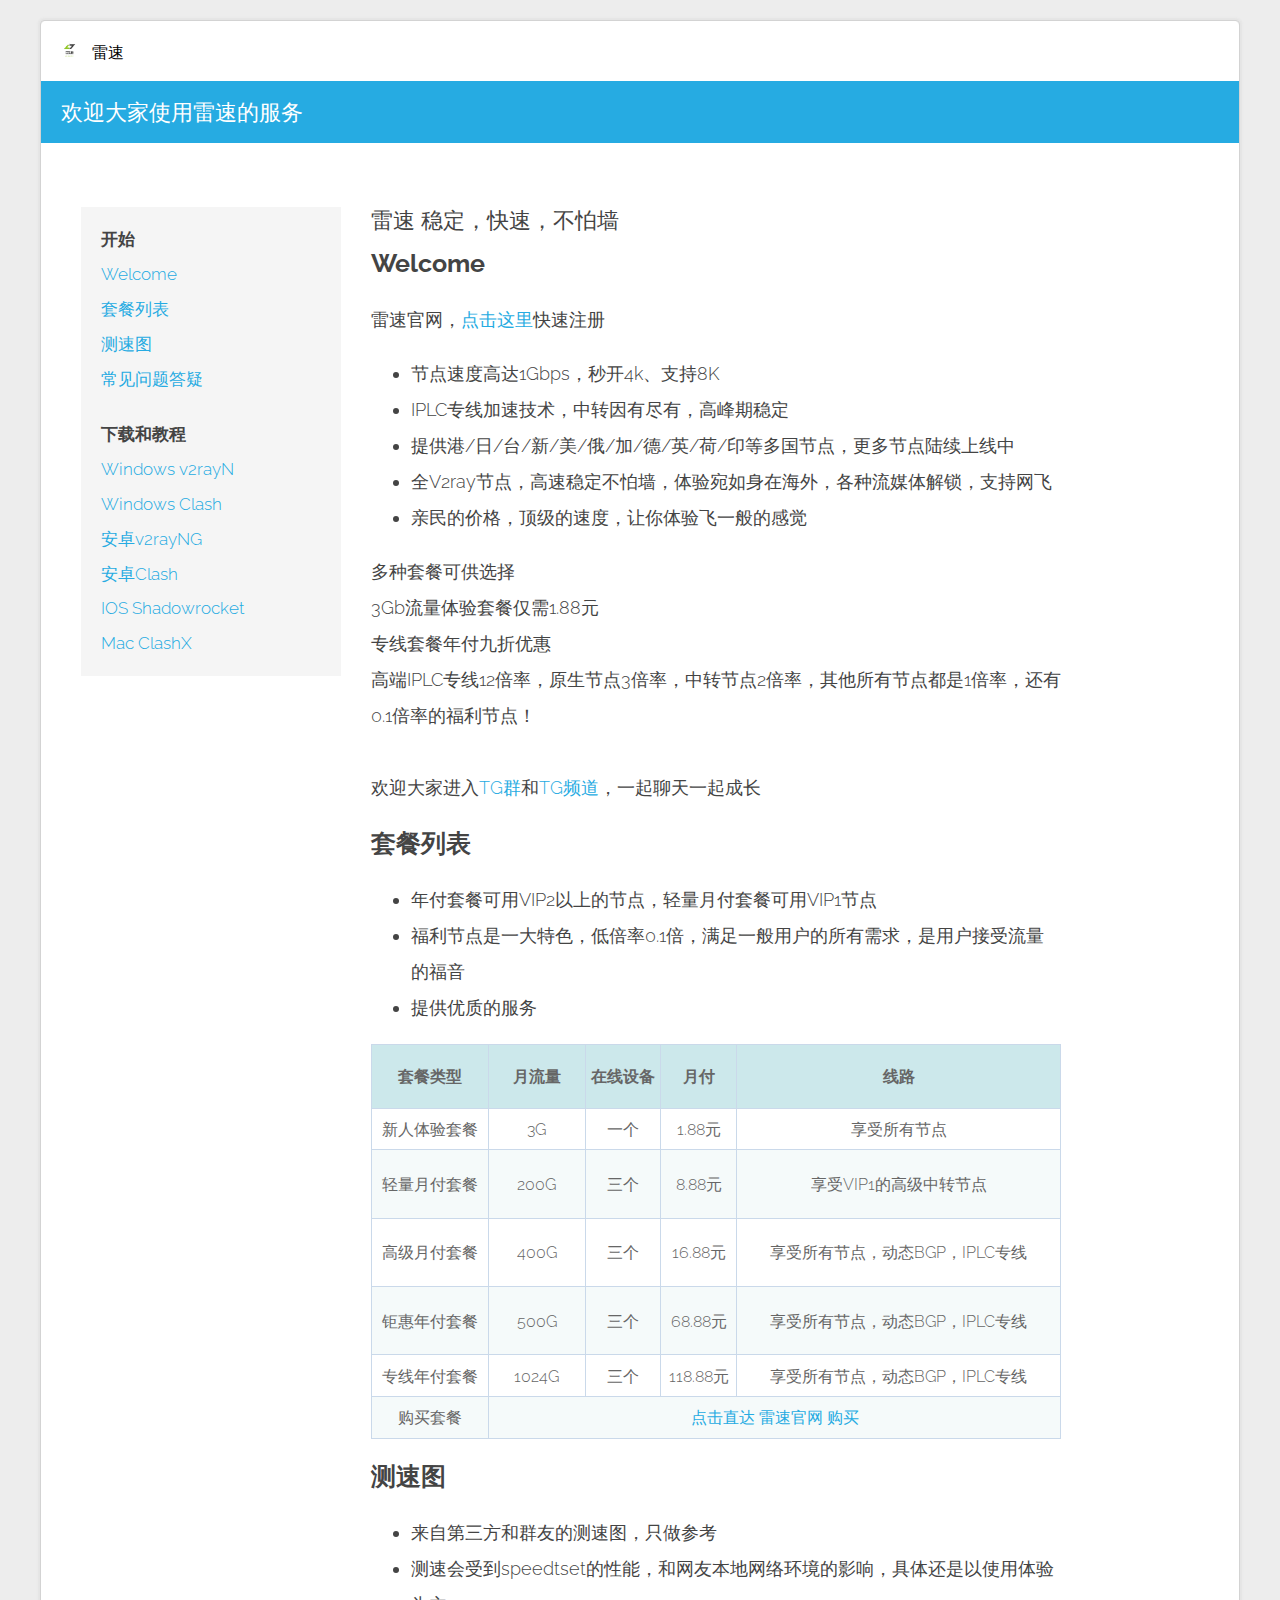
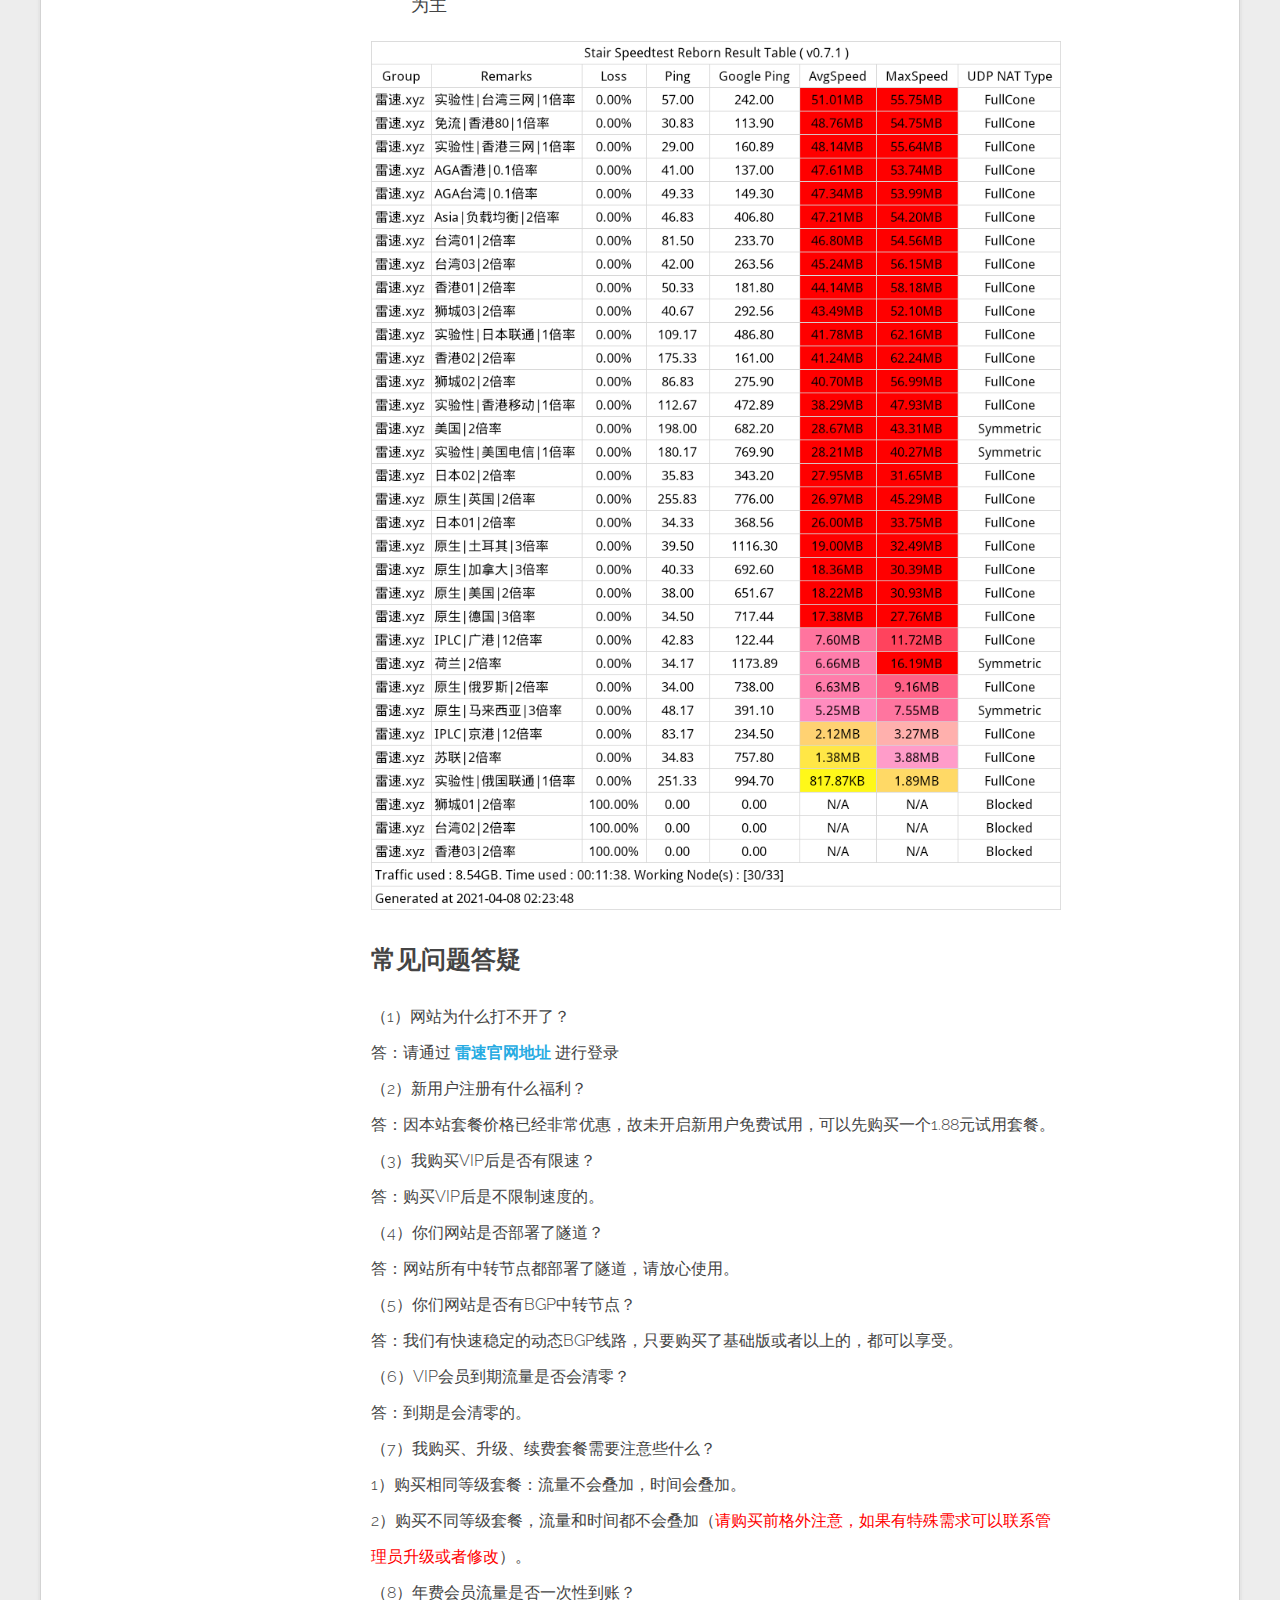
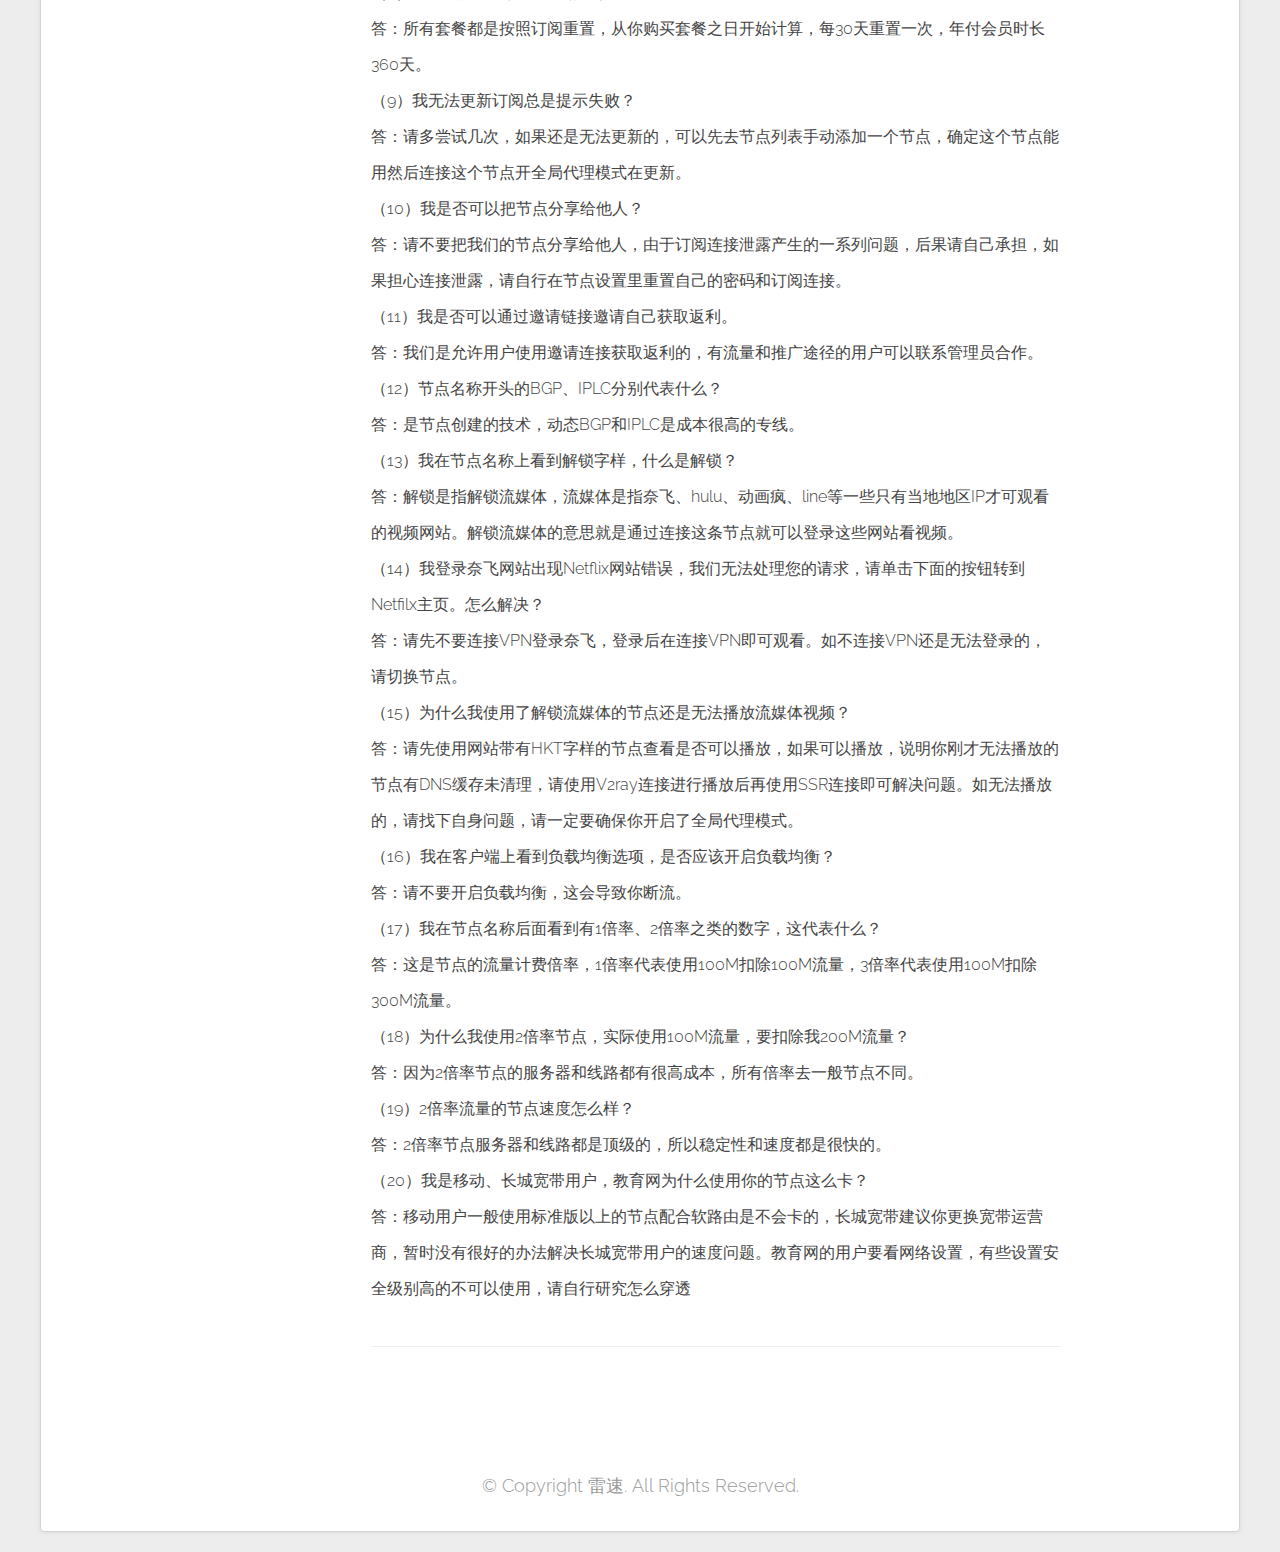
<file: index.html>
﻿<!DOCTYPE html>
<html>
<head>
<meta charset="utf-8">
<meta name="HandheldFriendly" content="True">
<meta name="MobileOptimized" content="320">
<meta content="width=device-width, initial-scale=1, maximum-scale=1, user-scalable=no, shrink-to-fit=no" name="viewport">
<meta name="keywords" content="雷速 - v2ray,VPN,翻墙,梯子,科学上网,加速器,流媒体解锁">
<meta name="description" content="#v2ray#VPN#翻墙#梯子#科学上网#加速器#流媒体解锁#游戏加速#Anycast全球加速技术#节点速度高达5Gbps#秒开4k、支持8K#IPLC#中转,峰期稳定#体验宛如身在海外">
<meta name="viewport" content="initial-scale=1.0, minimum-scale=1.0, maximum-scale=1.0, user-scalable=no">
<title>雷速 - v2ray,VPN,翻墙,梯子,科学上网,加速器,流媒体解锁</title>
<link rel="alternate" type="application/rss+xml" title="frittt.com" href="https://doc.雷速.ws/feed/index.html">
<link href="http://fonts.googleapis.com/css?family=Raleway:700,300" rel="stylesheet"
        type="text/css">
<link rel="stylesheet" href="css/style.css">
<link rel="stylesheet" href="css/prettify.css">
<script type="text/javascript">window.$crisp=[];window.CRISP_WEBSITE_ID="678c7d5d-583d-4a67-bfd1-3ca59552c9a2";(function(){d=document;s=d.createElement("script");s.src="https://client.crisp.chat/l.js";s.async=1;d.getElementsByTagName("head")[0].appendChild(s);})();</script>

</head>
<body>
<div class="wrapper">
<nav>
 
  	<div class="pull-left">
    	<h1><a href="javascript:"><img src="img/logo.jpg" width="25" height="25" alt="雷速 Icon" /> <span>雷速</span></a></h1>
    </div>
    
    

</nav>
<header>
  <div class="container">
    <h2 class="lone-header">欢迎大家使用雷速的服务</h2>
  </div>
</header>
<section>
  <div class="container">
    <ul class="docs-nav" id="ul_index">
      <li><strong>开始</strong></li>
      <li><a href="index.html#welcome" class="cc-active">Welcome</a></li>
      <li><a href="index.html#benefits" class="cc-active">套餐列表</a></li>
      <li><a href="index.html#features" class="cc-active">测速图</a></li>
      <li><a href="index.html#license" class="cc-active">常见问题答疑</a></li>
      <li class="separator"></li>
      <li><strong>下载和教程</strong></li>
      <li><a href="windows-v2rayN.html" class="cc-active">Windows v2rayN</a></li>
      <li><a href="windows-Clash.html" class="cc-active">Windows Clash</a></li>
      <li><a href="android-v2rayNG.html" class="cc-active">安卓v2rayNG</a></li>
      <li><a href="android-Clash.html" class="cc-active">安卓Clash</a></li>
      <li><a href="ios-shadowrocket.html" class="cc-active">IOS Shadowrocket</a></li>
      <li><a href="mac-ClashX.html" class="cc-active">Mac ClashX</a></li>
    </ul>
    <div class="docs-content">
      <h2> 雷速 稳定，快速，不怕墙</h2>
      <h3 id="welcome"> Welcome</h3>
      <p> 雷速官网，<a href="http://lei-su.com" class="cc-active">点击这里</a>快速注册</p>
      
      <ul>
        <li>节点速度高达1Gbps，秒开4k、支持8K</li>
        <li>IPLC专线加速技术，中转因有尽有，高峰期稳定</li>
        <li>提供港/日/台/新/美/俄/加/德/英/荷/印等多国节点，更多节点陆续上线中</li>
        <li>全V2ray节点，高速稳定不怕墙，体验宛如身在海外，各种流媒体解锁，支持网飞</li>
		<li>亲民的价格，顶级的速度，让你体验飞一般的感觉</li>
      </ul>
      <p> 多种套餐可供选择</br>
3Gb流量体验套餐仅需1.88元</br>
专线套餐年付九折优惠</br>
高端IPLC专线12倍率，原生节点3倍率，中转节点2倍率，其他所有节点都是1倍率，还有0.1倍率的福利节点！</br>
</br>
欢迎大家进入<a href="https://t.me/leisu_link" target="_blank" class="cc-active">TG群</a>和<a href="https://t.me/lei_su" target="_blank" class="cc-active">TG频道</a>，一起聊天一起成长 </p>
      <h3 id="benefits"> 套餐列表 </h3>
      <ul>
        <li>年付套餐可用VIP2以上的节点，轻量月付套餐可用VIP1节点</li>
        <li>福利节点是一大特色，低倍率0.1倍，满足一般用户的所有需求，是用户接受流量的福音</li>
        <li>提供优质的服务</li>
      </ul>
	  <p>
		<table style="width: 100%; height: 395px;">
			<thead>
			<tr style="height: 61px;">
			<th style="width: 17%; height: 61px; text-align: center;"><span style="font-size: 12pt;">套餐类型</span></th>
			<th style="width: 14%; height: 61px; text-align: center;"><span style="font-size: 12pt;">月流量</span></th>
			<th style="width: 11%; height: 61px; text-align: center;"><span style="font-size: 12pt;">在线设备</span></th>
			<th style="width: 11%; height: 61px; text-align: center;"><span style="font-size: 12pt;">月付</span></th>
			<th style="width: 47%; height: 61px; text-align: center;"><span style="font-size: 12pt;">线路</span></th>
			</tr>
			</thead>
			<tbody>
			<tr style="height: 30px;">
			<td style="width: 17%; height: 30px; text-align: center;"><span style="font-size: 12pt;">新人体验套餐</span></td>
			<td style="width: 14%; height: 30px; text-align: center;"><span style="font-size: 12pt;">3G</span></td>
			<td style="width: 11%; height: 30px; text-align: center;"><span style="font-size: 12pt;">一个</span></td>
			<td style="width: 1%; height: 30px; text-align: center;"><span style="font-size: 12pt;">1.88元</span></td>
			<td style="width: 47%; height: 30px; text-align: center;"><span style="font-size: 12pt;">享受所有节点</span></td>
			</tr>
			<tr style="height: 61px;">
			<td style="width: 17%; height: 61px; text-align: center;"><span style="font-size: 12pt;">轻量月付套餐</span></td>
			<td style="width: 14%; height: 61px; text-align: center;"><span style="font-size: 12pt;">200G</span></td>
			<td style="width: 11%; height: 61px; text-align: center;"><span style="font-size: 12pt;">三个</span></td>
			<td style="width: 11%; height: 61px; text-align: center;"><span style="font-size: 12pt;">8.88元</span></td>
			<td style="width: 47%; height: 61px; text-align: center;"><span style="font-size: 12pt;">享受VIP1的高级中转节点</span></td>
			</tr>
			<tr style="height: 61px;">
			<td style="width: 17%; height: 61px; text-align: center;"><span style="font-size: 12pt;">高级月付套餐</span></td>
			<td style="width: 14%; height: 61px; text-align: center;"><span style="font-size: 12pt;">400G</span></td>
			<td style="width: 11%; height: 61px; text-align: center;"><span style="font-size: 12pt;">三个</span></td>
			<td style="width: 11%; height: 61px; text-align: center;"><span style="font-size: 12pt;">16.88元</span></td>
			<td style="width: 47%; height: 61px; text-align: center;"><span style="font-size: 12pt;">享受所有节点，动态BGP，IPLC专线</span></td>
			</tr>
			<tr style="height: 61px;">
			<td style="width: 17%; height: 61px; text-align: center;"><span style="font-size: 12pt;">钜惠年付套餐</span></td>
			<td style="width: 14%; height: 61px; text-align: center;"><span style="font-size: 12pt;">500G</span></td>
			<td style="width: 11%; height: 61px; text-align: center;"><span style="font-size: 12pt;">三个</span></td>
			<td style="width: 11%; height: 61px; text-align: center;"><span style="font-size: 12pt;">68.88元</span></td>
			<td style="width: 47%; height: 61px; text-align: center;"><span style="font-size: 12pt;">享受所有节点，动态BGP，IPLC专线</span></td>
			</tr>
			<tr style="height: 30px;">
			<td style="width: 17%; height: 30px; text-align: center;"><span style="font-size: 12pt;">专线年付套餐</span></td>
			<td style="width: 14%; height: 30px; text-align: center;"><span style="font-size: 12pt;">1024G</span></td>
			<td style="width: 11%; height: 30px; text-align: center;"><span style="font-size: 12pt;">三个</span></td>
			<td style="width: 11%; height: 30px; text-align: center;"><span style="font-size: 12pt;">118.88元</span></td>
			<td style="width: 47%; height: 30px; text-align: center;"><span style="font-size: 12pt;">享受所有节点，动态BGP，IPLC专线</span></td>
			</tr>
			<tr style="height: 30px;">
			<td style="width: 17%; height: 30px; text-align: center;"><span style="font-size: 12pt;">购买套餐<br />
			</span></td>
			<td style="width: 14%; height: 30px; text-align: center;" colspan="4"><span style="font-size: 12pt;"><a href="http://lei-su.com/" data-wpel-link="internal" rel="follow noopener noreferrer">点击直达 雷速官网 购买</a></span></td>
			</tr>
			</tbody>
		</table>
	  </p>
      <h3 id="features"> 测速图</h3>
      <ul>
        <li>来自第三方和群友的测速图，只做参考</li>
        <li>测速会受到speedtset的性能，和网友本地网络环境的影响，具体还是以使用体验为主</li>
      </ul>
	  <p><img src="img/speedtest.jpg" width="953" height="1920" alt="雷速 测速图" /></p>
	 
      <h3 id="license"> 常见问题答疑</h3>
      <p> <span style="font-size: 12pt;">（1）网站为什么打不开了？</span><br />
<span style="font-size: 12pt;">答：请通过 <strong><a href="http://lei-su.com/" data-wpel-link="internal" rel="follow noopener noreferrer">雷速官网地址</a></strong> 进行登录</span><br />
<span style="font-size: 12pt;">（2）新用户注册有什么福利？</span><br />
<span style="font-size: 12pt;">答：因本站套餐价格已经非常优惠，故未开启新用户免费试用，可以先购买一个1.88元试用套餐。</span><br />
<span style="font-size: 12pt;">（3）我购买VIP后是否有限速？</span><br />
<span style="font-size: 12pt;">答：购买VIP后是不限制速度的。</span><br />
<span style="font-size: 12pt;">（4）你们网站是否部署了隧道？</span><br />
<span style="font-size: 12pt;">答：网站所有中转节点都部署了隧道，请放心使用。</span><br />
<span style="font-size: 12pt;">（5）你们网站是否有BGP中转节点？</span><br />
<span style="font-size: 12pt;">答：我们有快速稳定的动态BGP线路，只要购买了基础版或者以上的，都可以享受。</span><br />
<span style="font-size: 12pt;">（6）VIP会员到期流量是否会清零？</span><br />
<span style="font-size: 12pt;">答：到期是会清零的。</span><br />
<span style="font-size: 12pt;">（7）我购买、升级、续费套餐需要注意些什么？</span><br />
<span style="font-size: 12pt;">1）购买相同等级套餐：流量不会叠加，时间会叠加。</span><br />
<span style="font-size: 12pt;">2）购买不同等级套餐，流量和时间都不会叠加（<font color="RED">请购买前格外注意，如果有特殊需求可以联系管理员升级或者修改</font>）。</span><br />
<span style="font-size: 12pt;">（8）年费会员流量是否一次性到账？</span><br />
<span style="font-size: 12pt;">答：所有套餐都是按照订阅重置，从你购买套餐之日开始计算，每30天重置一次，年付会员时长360天。</span><br />
<span style="font-size: 12pt;">（9）我无法更新订阅总是提示失败？</span><br />
<span style="font-size: 12pt;">答：请多尝试几次，如果还是无法更新的，可以先去节点列表手动添加一个节点，确定这个节点能用然后连接这个节点开全局代理模式在更新。</span><br />
<span style="font-size: 12pt;">（10）我是否可以把节点分享给他人？</span><br />
<span style="font-size: 12pt;">答：请不要把我们的节点分享给他人，由于订阅连接泄露产生的一系列问题，后果请自己承担，如果担心连接泄露，请自行在节点设置里重置自己的密码和订阅连接。</span><br />
<span style="font-size: 12pt;">（11）我是否可以通过邀请链接邀请自己获取返利。</span><br />
<span style="font-size: 12pt;">答：我们是允许用户使用邀请连接获取返利的，有流量和推广途径的用户可以联系管理员合作。</span><br />
<span style="font-size: 12pt;">（12）节点名称开头的BGP、IPLC分别代表什么？</span><br />
<span style="font-size: 12pt;">答：是节点创建的技术，动态BGP和IPLC是成本很高的专线。</span><br />
<span style="font-size: 12pt;">（13）我在节点名称上看到解锁字样，什么是解锁？</span><br />
<span style="font-size: 12pt;">答：解锁是指解锁流媒体，流媒体是指奈飞、hulu、动画疯、line等一些只有当地地区IP才可观看的视频网站。解锁流媒体的意思就是通过连接这条节点就可以登录这些网站看视频。</span><br />
<span style="font-size: 12pt;">（14）我登录奈飞网站出现Netflix网站错误，我们无法处理您的请求，请单击下面的按钮转到Netfilx主页。怎么解决？</span><br />
<span style="font-size: 12pt;">答：请先不要连接VPN登录奈飞，登录后在连接VPN即可观看。如不连接VPN还是无法登录的，请切换节点。</span><br />
<span style="font-size: 12pt;">（15）为什么我使用了解锁流媒体的节点还是无法播放流媒体视频？</span><br />
<span style="font-size: 12pt;">答：请先使用网站带有HKT字样的节点查看是否可以播放，如果可以播放，说明你刚才无法播放的节点有DNS缓存未清理，请使用V2ray连接进行播放后再使用SSR连接即可解决问题。如无法播放的，请找下自身问题，请一定要确保你开启了全局代理模式。</span><br />
<span style="font-size: 12pt;">（16）我在客户端上看到负载均衡选项，是否应该开启负载均衡？</span><br />
<span style="font-size: 12pt;">答：请不要开启负载均衡，这会导致你断流。</span><br />
<span style="font-size: 12pt;">（17）我在节点名称后面看到有1倍率、2倍率之类的数字，这代表什么？</span><br />
<span style="font-size: 12pt;">答：这是节点的流量计费倍率，1倍率代表使用100M扣除100M流量，3倍率代表使用100M扣除300M流量。</span><br />
<span style="font-size: 12pt;">（18）为什么我使用2倍率节点，实际使用100M流量，要扣除我200M流量？</span><br />
<span style="font-size: 12pt;">答：因为2倍率节点的服务器和线路都有很高成本，所有倍率去一般节点不同。</span><br />
<span style="font-size: 12pt;">（19）2倍率流量的节点速度怎么样？</span><br />
<span style="font-size: 12pt;">答：2倍率节点服务器和线路都是顶级的，所以稳定性和速度都是很快的。</span><br />
<span style="font-size: 12pt;">（20）我是移动、长城宽带用户，教育网为什么使用你的节点这么卡？</span><br />
<span style="font-size: 12pt;">答：移动用户一般使用标准版以上的节点配合软路由是不会卡的，长城宽带建议你更换宽带运营商，暂时没有很好的办法解决长城宽带用户的速度问题。教育网的用户要看网络设置，有些设置安全级别高的不可以使用，请自行研究怎么穿透</span></p>
      <hr>
      
     
    </div>
  </div>
</section>
<footer>
  <div class="">
    <p> &copy; Copyright 雷速. All Rights Reserved.</p>
  </div>
</footer>
</div>
<script src="js/jquery.min.js"></script> 
<script type="text/javascript" src="js/prettify/prettify.js"></script> 
<script src="https://google-code-prettify.googlecode.com/svn/loader/run_prettify.js?lang=css&skin=sunburst"></script>
<script src="js/layout.js"></script>
</body>
</html>
</file>
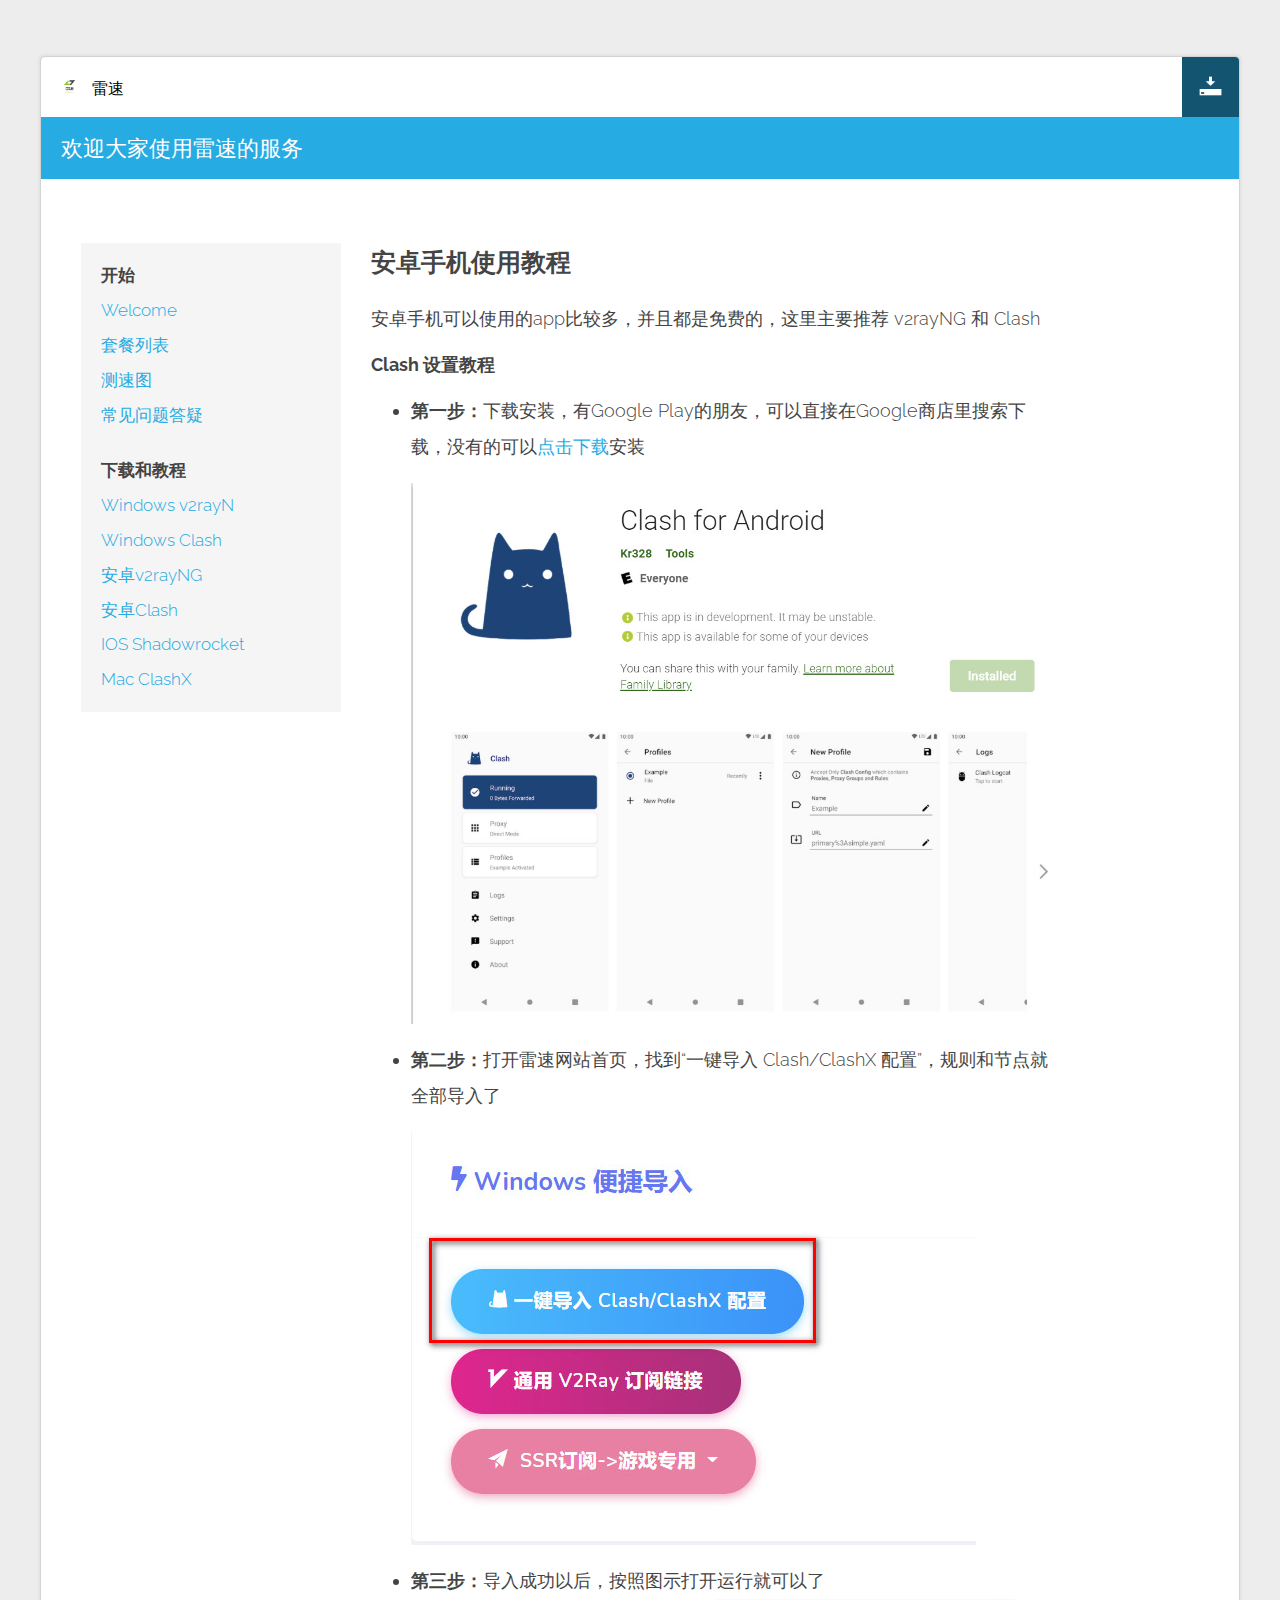
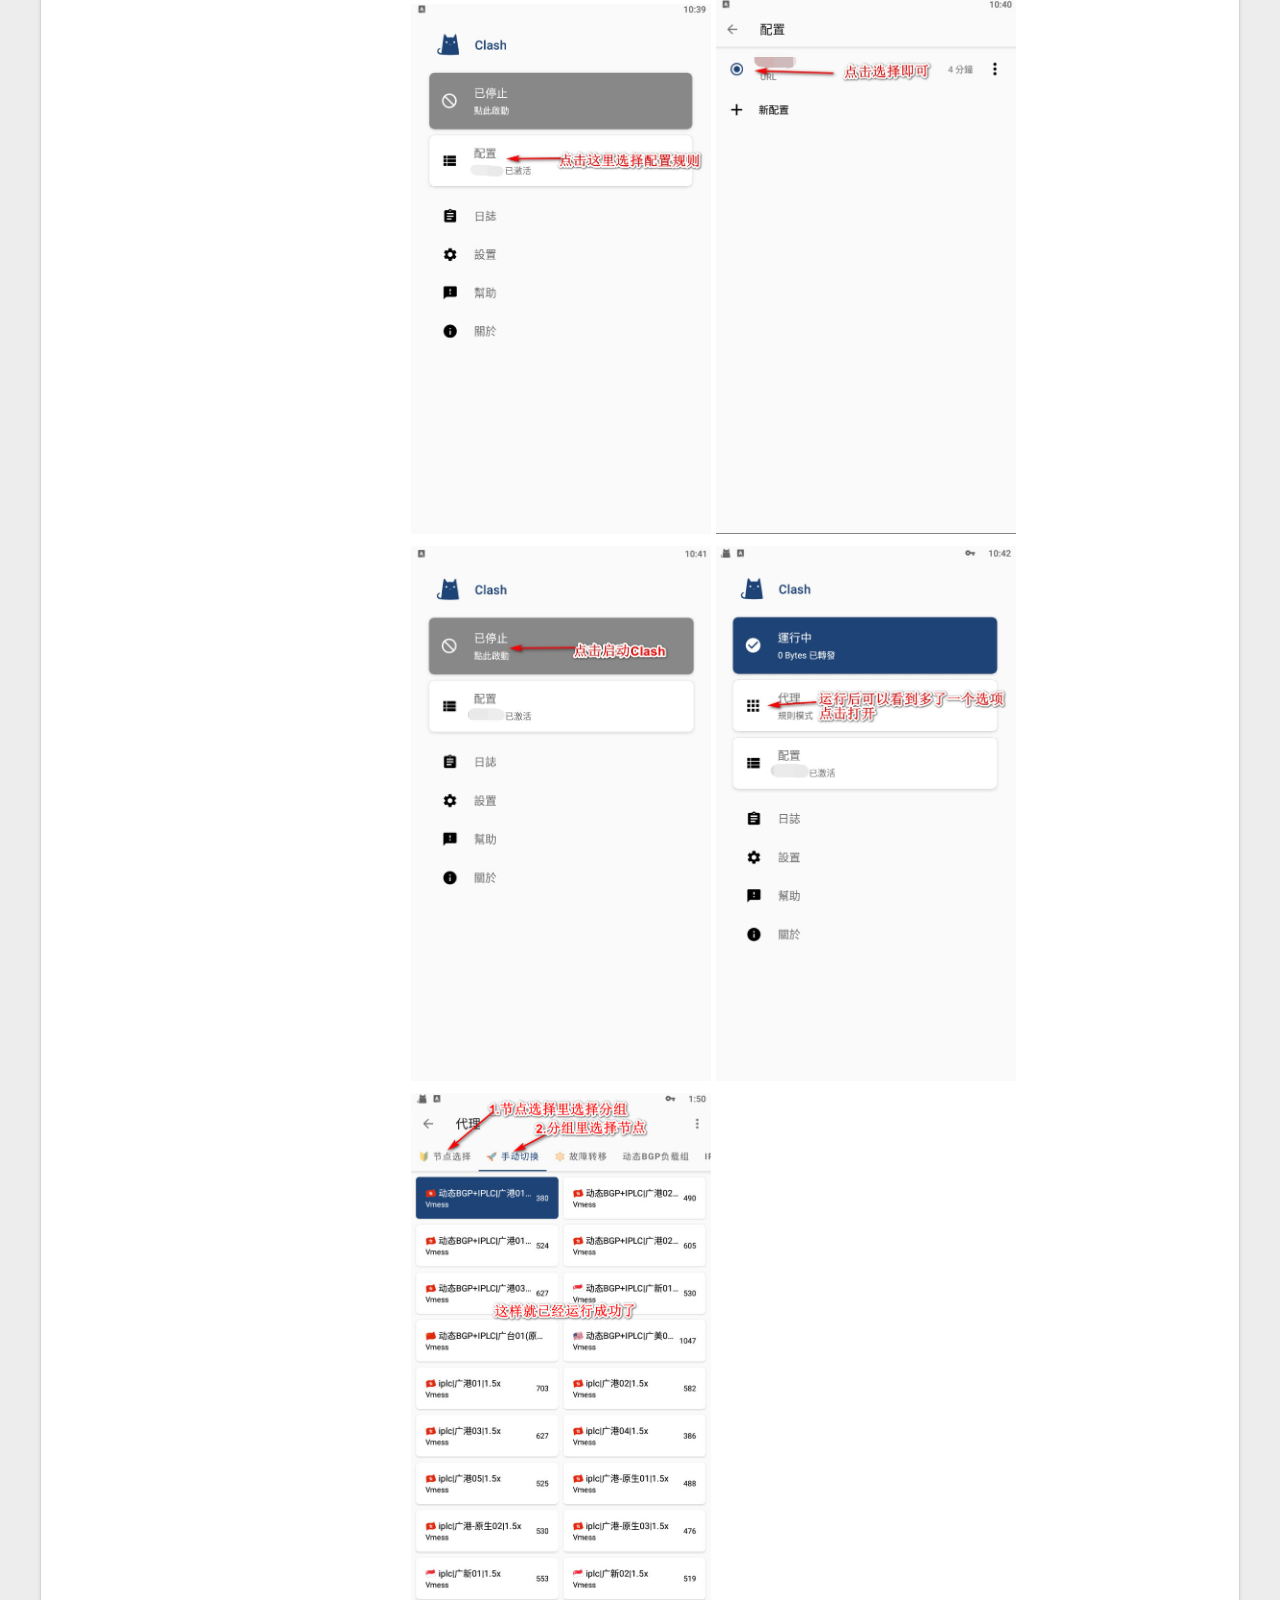
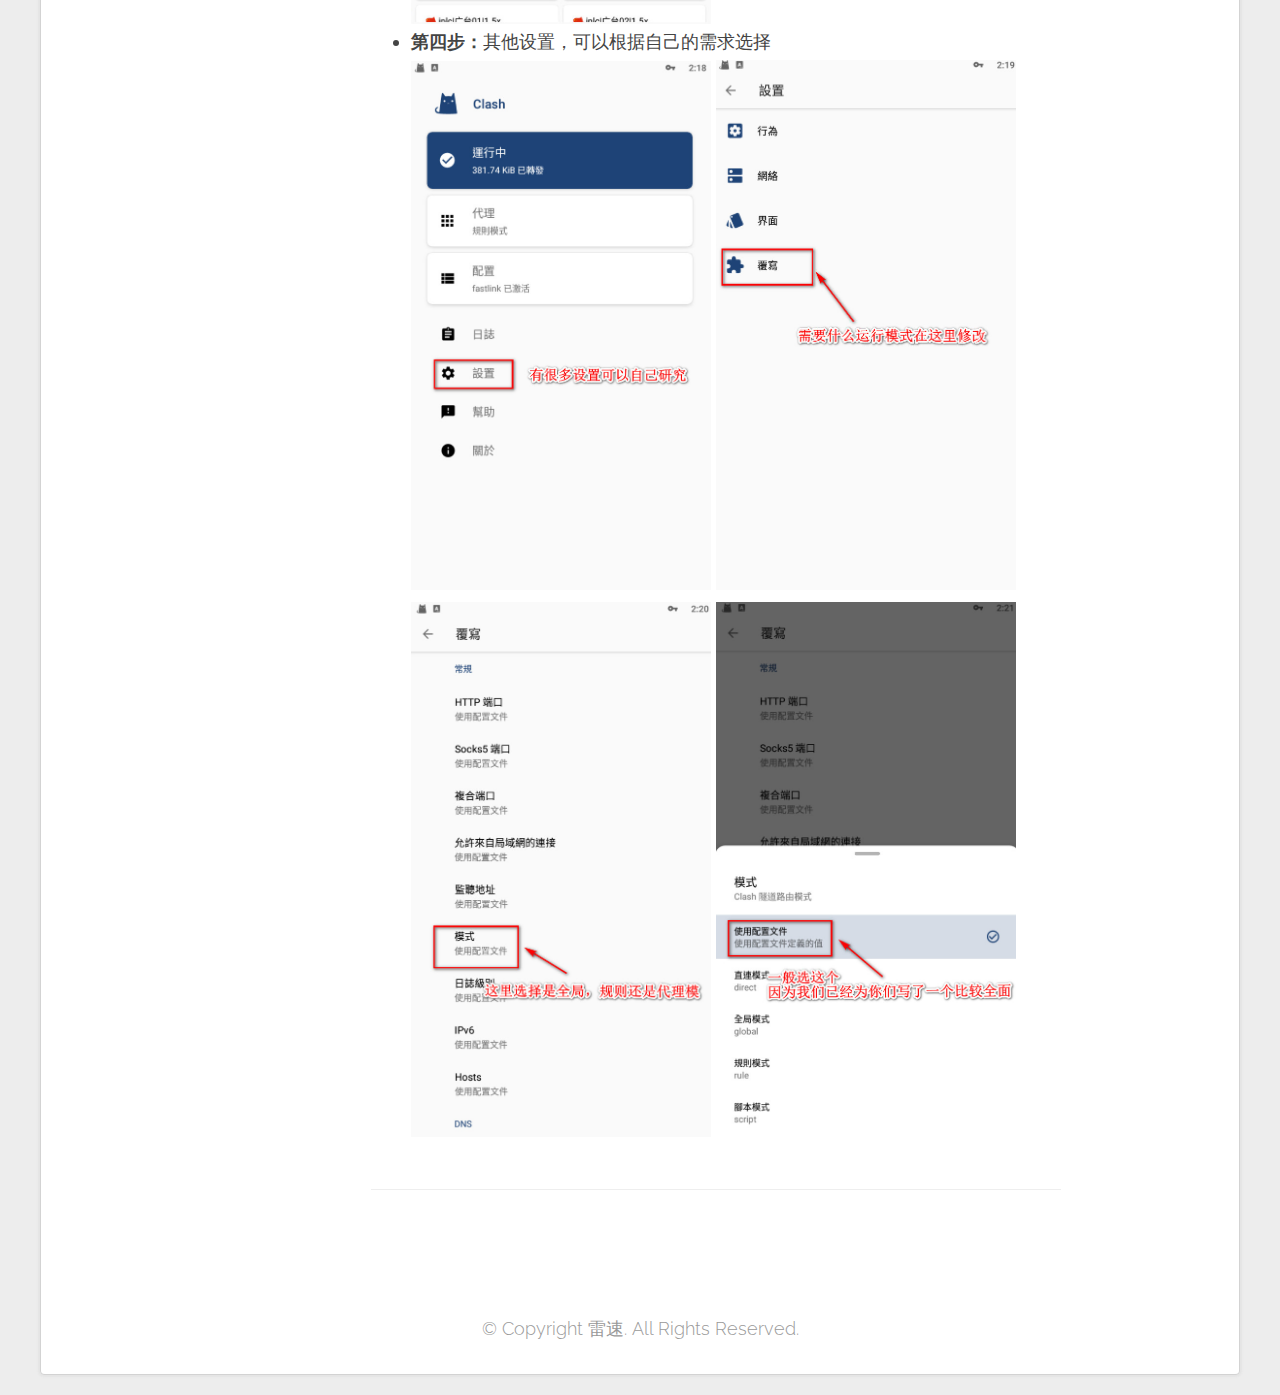
<file: android-Clash.html>
﻿﻿<!DOCTYPE html>
<html>
<head>
<meta charset="utf-8">
<meta name="HandheldFriendly" content="True">
<meta name="MobileOptimized" content="320">
<meta content="width=device-width, initial-scale=1, maximum-scale=1, user-scalable=no, shrink-to-fit=no" name="viewport">
<meta name="keywords" content="雷速.ws - v2ray,VPN,翻墙,梯子,科学上网,加速器,流媒体解锁,游戏加速">
<meta name="description" content="#v2ray#VPN#翻墙#梯子#科学上网#加速器#流媒体解锁#游戏加速#Anycast全球加速技术#节点速度高达5Gbps#秒开4k、支持8K#IPLC#中转,峰期稳定#体验宛如身在海外">
<meta name="viewport" content="initial-scale=1.0, minimum-scale=1.0, maximum-scale=1.0, user-scalable=no">
<title>雷速 - v2ray,VPN,翻墙,梯子,科学上网,加速器,流媒体解锁,游戏加速</title>
<link rel="alternate" type="application/rss+xml" title="frittt.com" href="https://doc.雷速.ws/feed/index.html">
<link href="http://fonts.googleapis.com/css?family=Raleway:700,300" rel="stylesheet"
        type="text/css">
<link rel="stylesheet" href="css/style.css">
<link rel="stylesheet" href="css/prettify.css">
</head>
<body>
<div class="wrapper">
<nav>
 
    <div class="pull-left">
      <h1><a href="javascript:"><img src="img/logo.jpg" width="25" height="25" alt="雷速 Icon" /> <span>雷速</span></a></h1>
    </div>
    
    <div class="pull-right">
      <a href="http://download.雷速.ws/download" target="_blank" class="btn btn-download"><img src="img/download.png" width="25" alt="Download app for all platform" /> Download Now</a>
    </div>

</nav>
<header>
  <div class="container">
    <h2 class="lone-header">欢迎大家使用雷速的服务</h2>
  </div>
</header>
<section>
  <div class="container">
    <ul class="docs-nav" id="ul_index">
      <li><strong>开始</strong></li>
      <li><a href="index.html#welcome" class="cc-active">Welcome</a></li>
      <li><a href="index.html#benefits" class="cc-active">套餐列表</a></li>
      <li><a href="index.html#features" class="cc-active">测速图</a></li>
      <li><a href="index.html#license" class="cc-active">常见问题答疑</a></li>
      <li class="separator"></li>
      <li><strong>下载和教程</strong></li>
      <li><a href="windows-v2rayN.html" class="cc-active">Windows v2rayN</a></li>
      <li><a href="windows-Clash.html" class="cc-active">Windows Clash</a></li>
      <li><a href="android-v2rayNG.html" class="cc-active">安卓v2rayNG</a></li>
      <li><a href="android-Clash.html" class="cc-active">安卓Clash</a></li>
      <li><a href="ios-shadowrocket.html" class="cc-active">IOS Shadowrocket</a></li>
      <li><a href="mac-ClashX.html" class="cc-active">Mac ClashX</a></li>
    </ul>
    <div class="docs-content">
      <h3 id="welcome"> 安卓手机使用教程</h3>
      <p>安卓手机可以使用的app比较多，并且都是免费的，这里主要推荐 v2rayNG 和 Clash</p>
      <h4>Clash 设置教程</h4>
      <ul>
        <li><strong>第一步：</strong>下载安装，有Google Play的朋友，可以直接在Google商店里搜索下载，没有的可以<a href="https://文件.雷速.xyz/Android/app-arm64-v8a-release.apk" class="cc-active">点击下载</a>安装</li>
		    <p><img src="img/android_Clash1.jpg" width="1100" height="939" alt="Clash软件界面" /></p>
        <li><strong>第二步：</strong>打开雷速网站首页，找到“一键导入 Clash/ClashX 配置”，规则和节点就全部导入了</li>
        <p><img src="img/windows_Clash2.jpg" width="565" height="413" alt="复制通用链接" /></p>
        <li><strong>第三步：</strong>导入成功以后，按照图示打开运行就可以了</li>
        <div align="left">
          <img src="img/android_Clash3.jpg" width="300" height="600" alt="Clash软件界面" />
          <img src="img/android_Clash4.jpg" width="300" height="600" alt="Clash软件界面" />
          <img src="img/android_Clash5.jpg" width="300" height="600" alt="Clash软件界面" />
          <img src="img/android_Clash6.jpg" width="300" height="600" alt="Clash软件界面" />
          <img src="img/android_Clash7.jpg" width="300" height="600" alt="Clash软件界面" />
        </div>
        <li><strong>第四步：</strong>其他设置，可以根据自己的需求选择</li>
        <div align="left">
          <img src="img/android_Clash8.jpg" width="300" height="600" alt="Clash软件界面" />
          <img src="img/android_Clash9.jpg" width="300" height="600" alt="Clash软件界面" />
          <img src="img/android_Clash10.jpg" width="300" height="600" alt="Clash软件界面" />
          <img src="img/android_Clash11.jpg" width="300" height="600" alt="Clash软件界面" />
        </div>
      </ul>
      <p></p>
      <hr>
    </div>
  </div>
</section>
<footer>
  <div class="">
    <p> &copy; Copyright 雷速. All Rights Reserved.</p>
  </div>
</footer>
</div>
<script src="js/jquery.min.js"></script> 
<script type="text/javascript" src="js/prettify/prettify.js"></script> 
<script src="https://google-code-prettify.googlecode.com/svn/loader/run_prettify.js?lang=css&skin=sunburst"></script>
<script src="js/layout.js"></script>
</body>
</html>
</file>
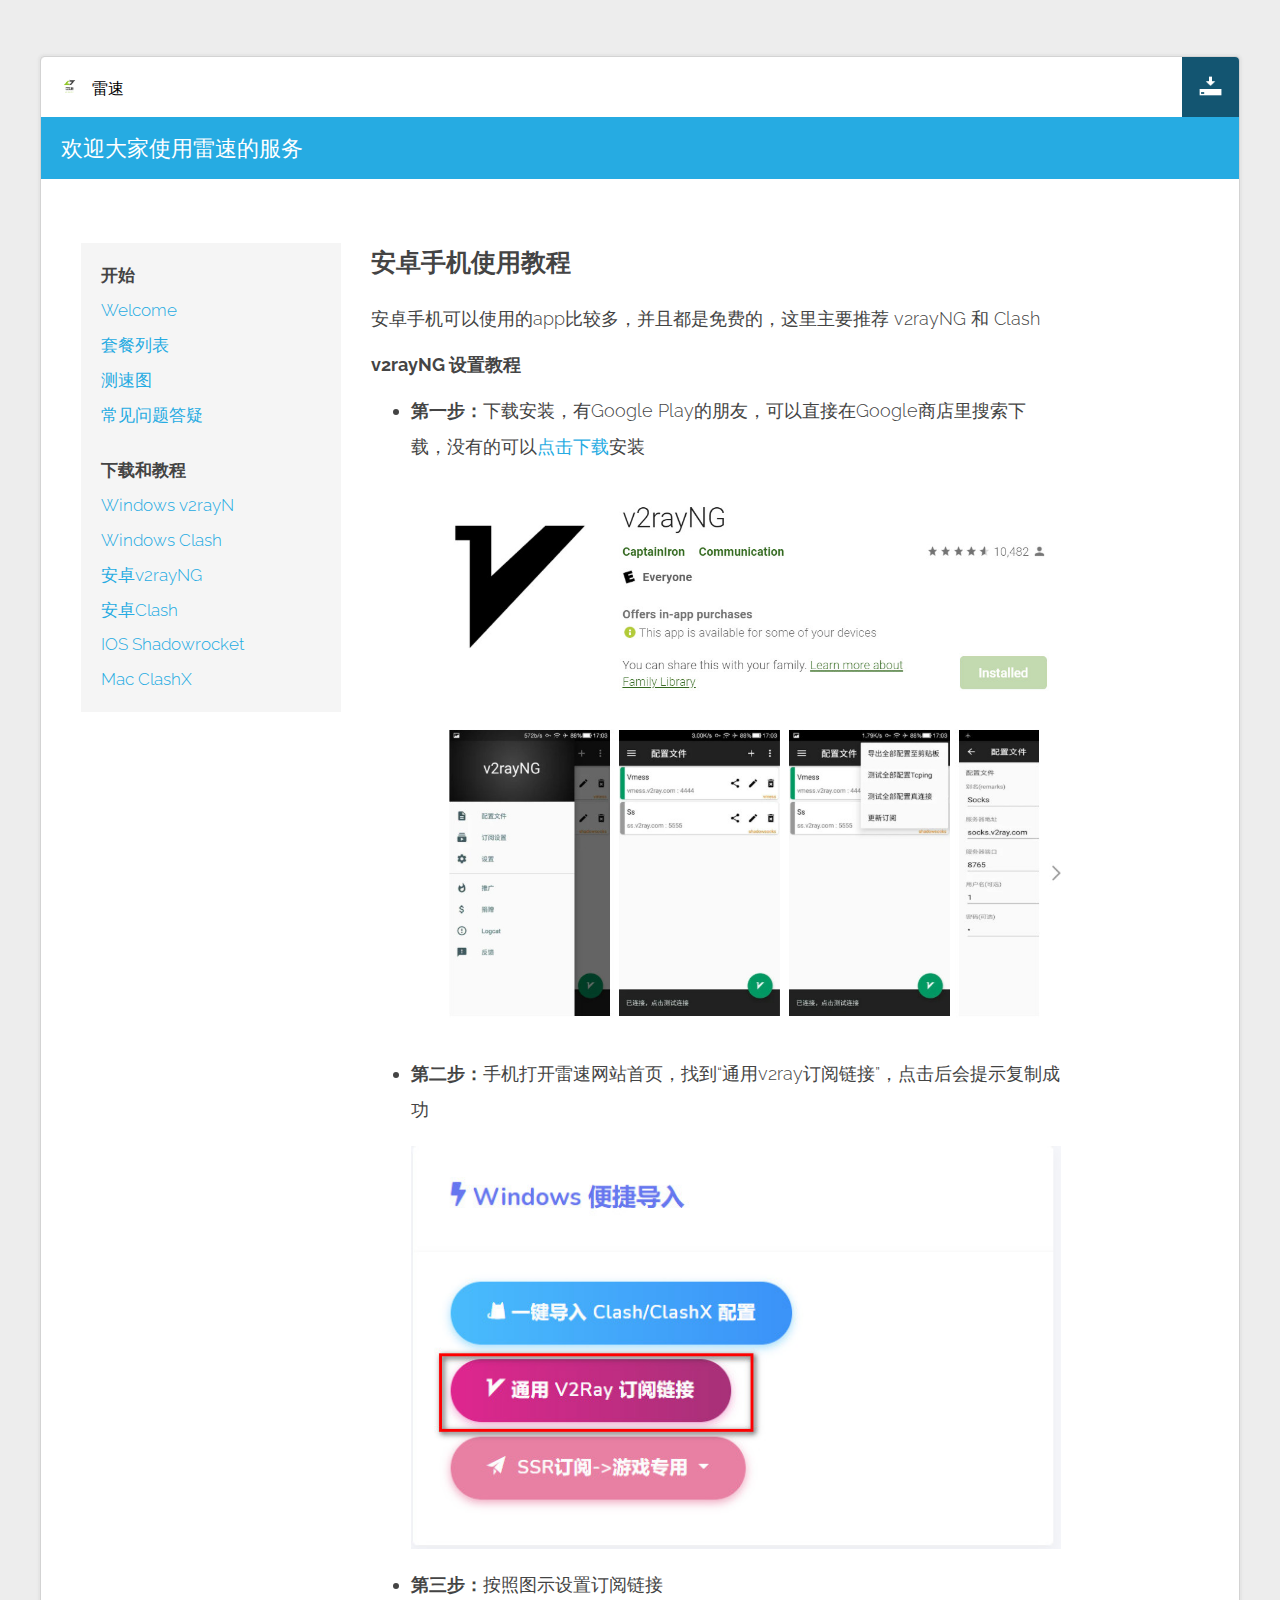
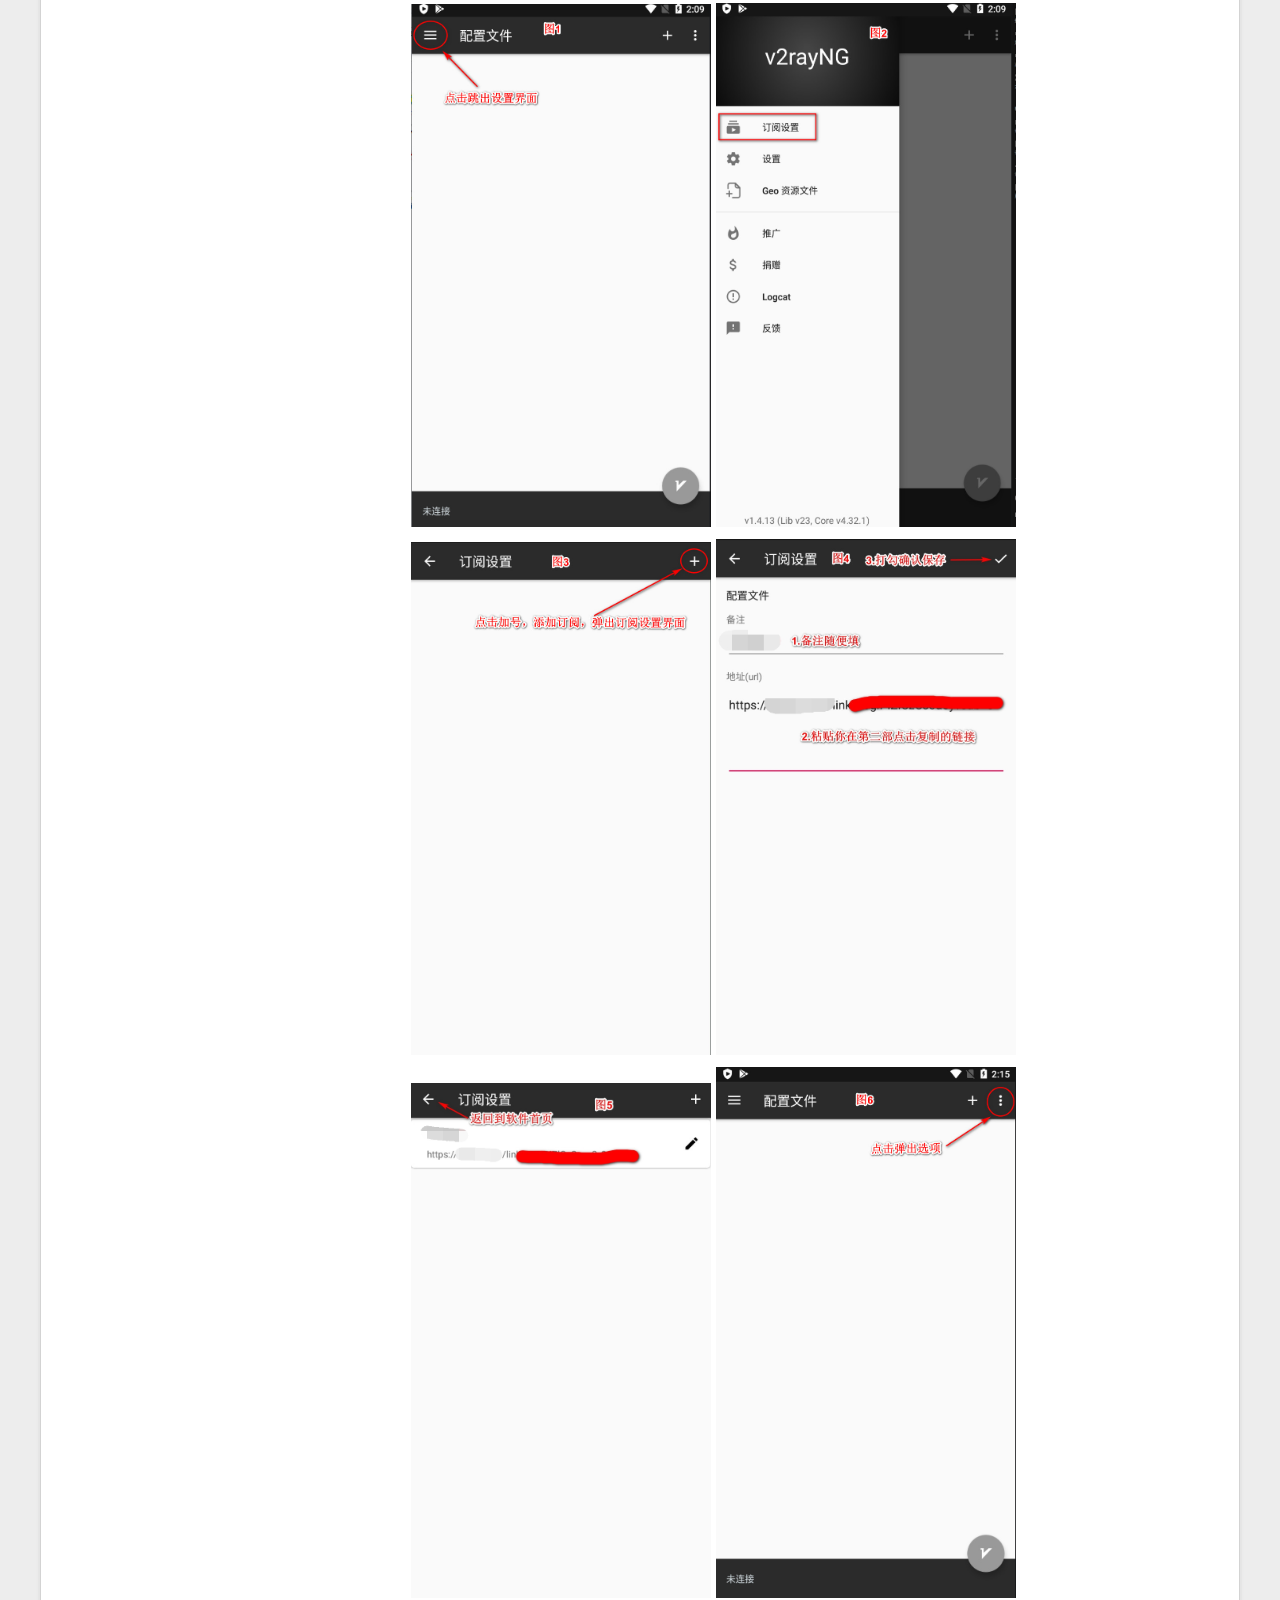
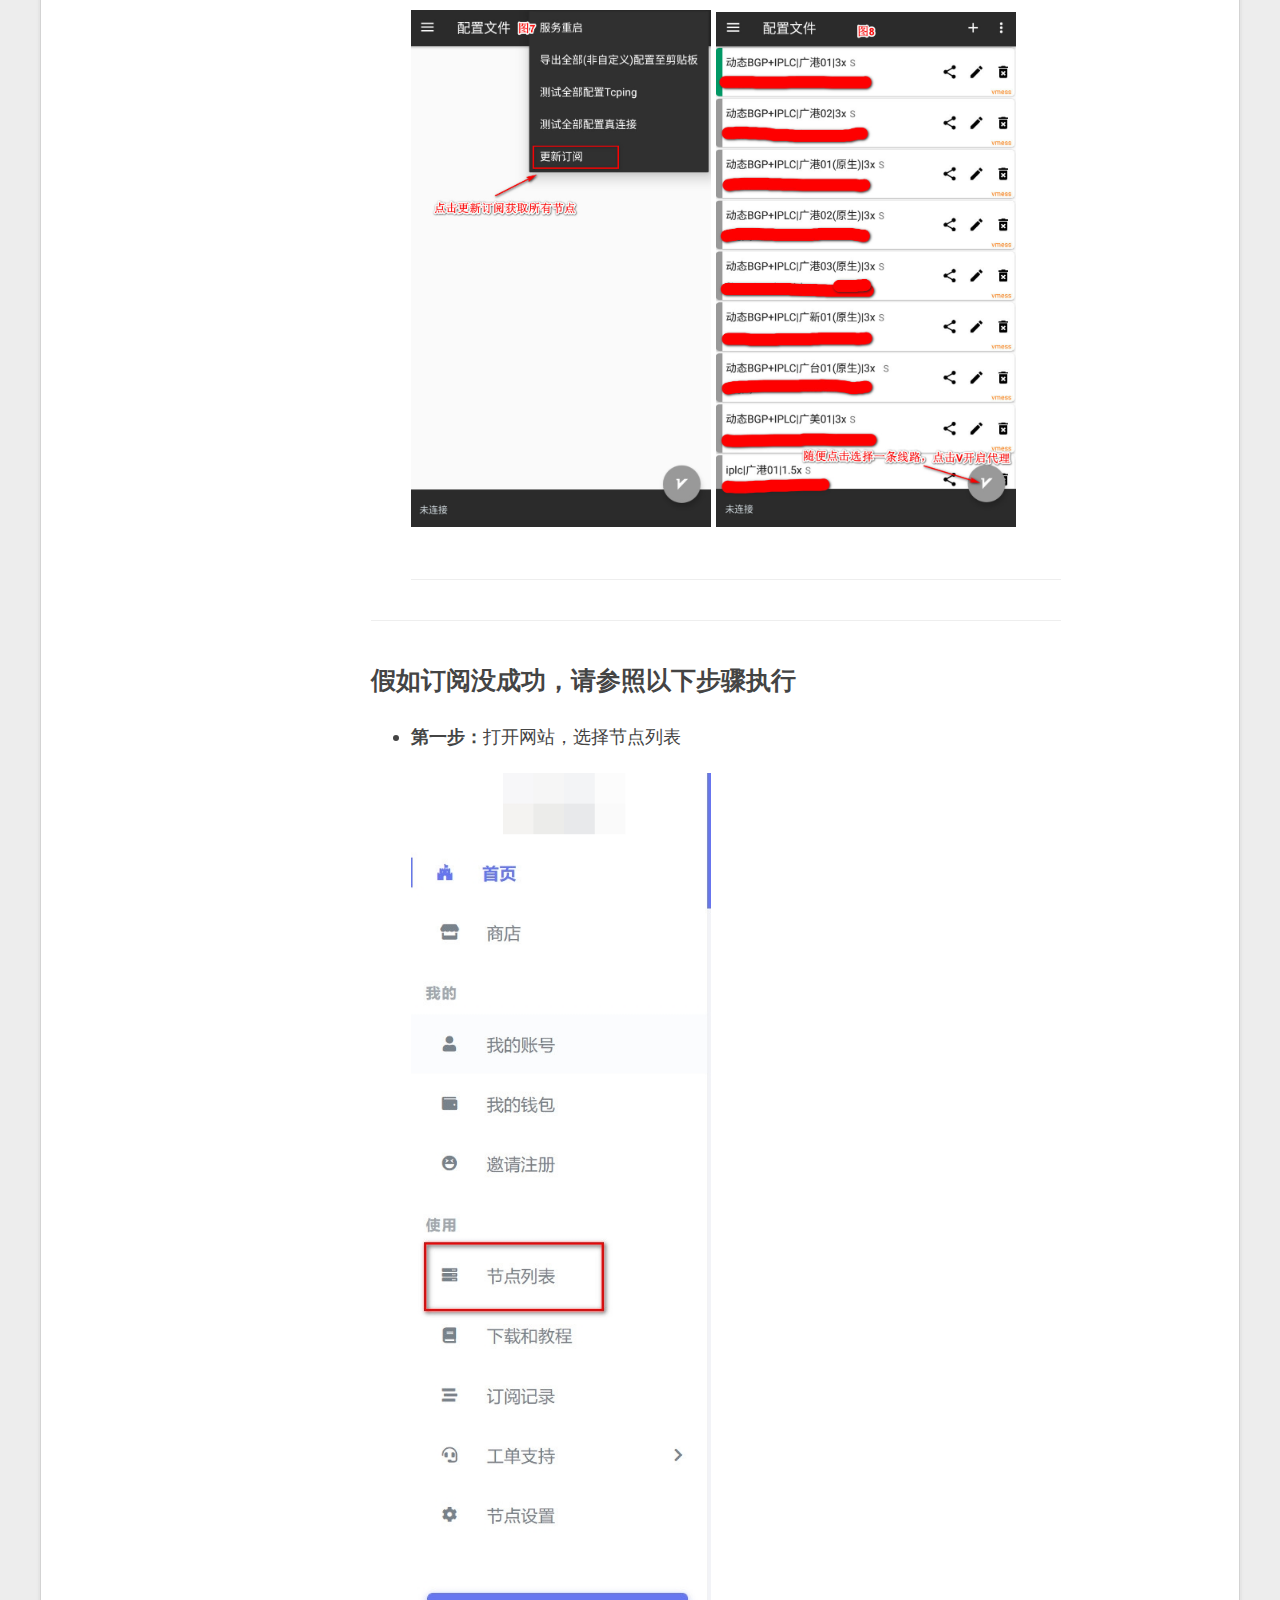
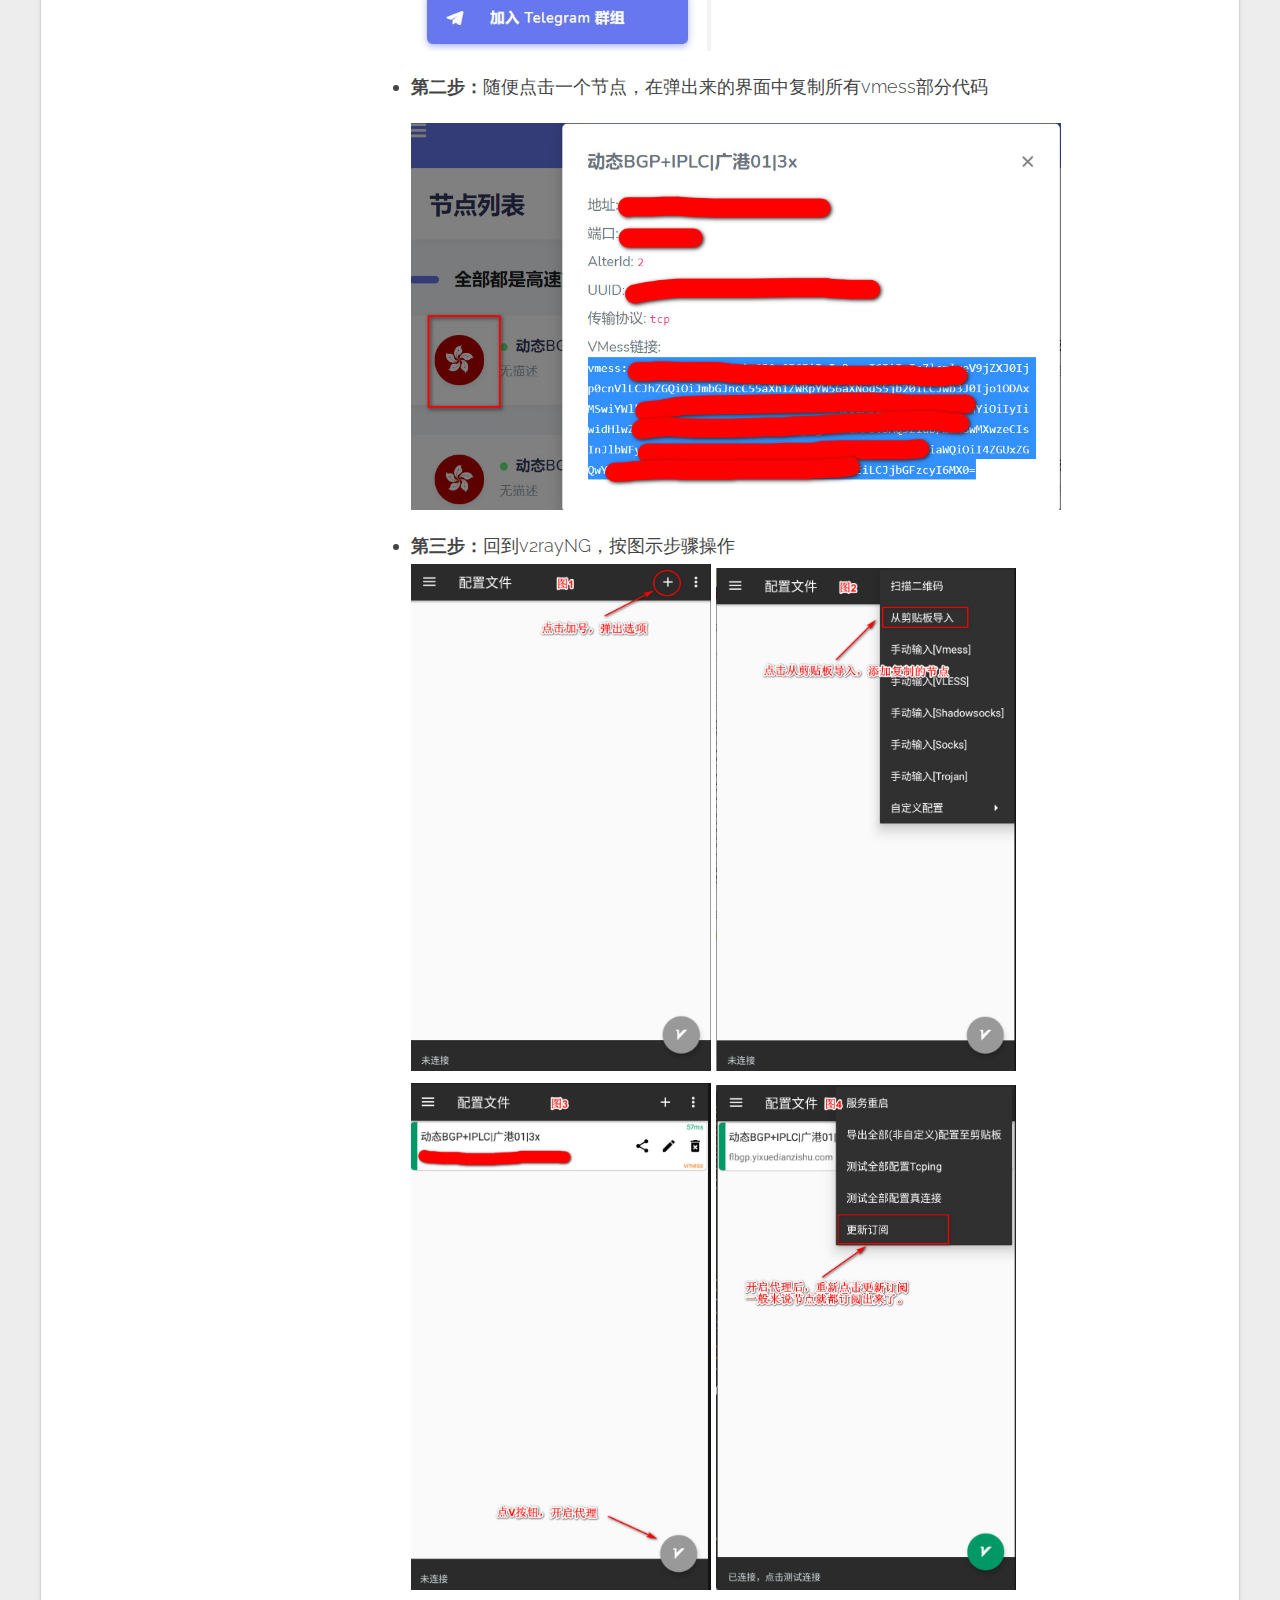
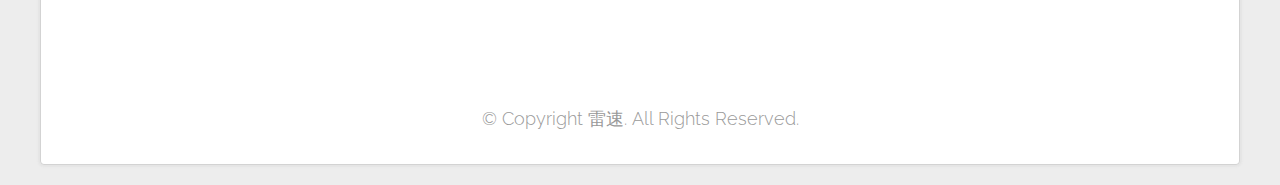
<file: android-v2rayNG.html>
﻿﻿<!DOCTYPE html>
<html>
<head>
<meta charset="utf-8">
<meta name="HandheldFriendly" content="True">
<meta name="MobileOptimized" content="320">
<meta content="width=device-width, initial-scale=1, maximum-scale=1, user-scalable=no, shrink-to-fit=no" name="viewport">
<meta name="keywords" content="雷速.ws - v2ray,VPN,翻墙,梯子,科学上网,加速器,流媒体解锁,游戏加速">
<meta name="description" content="#v2ray#VPN#翻墙#梯子#科学上网#加速器#流媒体解锁#游戏加速#Anycast全球加速技术#节点速度高达5Gbps#秒开4k、支持8K#IPLC#中转,峰期稳定#体验宛如身在海外">
<meta name="viewport" content="initial-scale=1.0, minimum-scale=1.0, maximum-scale=1.0, user-scalable=no">
<title>雷速 - v2ray,VPN,翻墙,梯子,科学上网,加速器,流媒体解锁,游戏加速</title>
<link rel="alternate" type="application/rss+xml" title="frittt.com" href="https://doc.雷速.ws/feed/index.html">
<link href="http://fonts.googleapis.com/css?family=Raleway:700,300" rel="stylesheet"
        type="text/css">
<link rel="stylesheet" href="css/style.css">
<link rel="stylesheet" href="css/prettify.css">
</head>
<body>
<div class="wrapper">
<nav>
 
    <div class="pull-left">
      <h1><a href="javascript:"><img src="img/logo.jpg" width="25" height="25" alt="雷速 Icon" /> <span>雷速</span></a></h1>
    </div>
    
    <div class="pull-right">
      <a href="http://download.雷速.ws/download" target="_blank" class="btn btn-download"><img src="img/download.png" width="25" alt="Download app for all platform" /> Download Now</a>
    </div>

</nav>
<header>
  <div class="container">
    <h2 class="lone-header">欢迎大家使用雷速的服务</h2>
  </div>
</header>
<section>
  <div class="container">
    <ul class="docs-nav" id="ul_index">
      <li><strong>开始</strong></li>
      <li><a href="index.html#welcome" class="cc-active">Welcome</a></li>
      <li><a href="index.html#benefits" class="cc-active">套餐列表</a></li>
      <li><a href="index.html#features" class="cc-active">测速图</a></li>
      <li><a href="index.html#license" class="cc-active">常见问题答疑</a></li>
      <li class="separator"></li>
      <li><strong>下载和教程</strong></li>
      <li><a href="windows-v2rayN.html" class="cc-active">Windows v2rayN</a></li>
      <li><a href="windows-Clash.html" class="cc-active">Windows Clash</a></li>
      <li><a href="android-v2rayNG.html" class="cc-active">安卓v2rayNG</a></li>
      <li><a href="android-Clash.html" class="cc-active">安卓Clash</a></li>
      <li><a href="ios-shadowrocket.html" class="cc-active">IOS Shadowrocket</a></li>
      <li><a href="mac-ClashX.html" class="cc-active">Mac ClashX</a></li>
    </ul>
    <div class="docs-content">
      <h3 id="welcome"> 安卓手机使用教程</h3>
      <p>安卓手机可以使用的app比较多，并且都是免费的，这里主要推荐 v2rayNG 和 Clash</p>
      <h4>v2rayNG 设置教程</h4>
      <ul>
        <li><strong>第一步：</strong>下载安装，有Google Play的朋友，可以直接在Google商店里搜索下载，没有的可以<a href="https://文件.雷速.xyz/Android/v2rayNG_1.6.5_arm64-v8a.apk" class="cc-active">点击下载</a>安装</li>
		    <p><img src="img/android_v2rayNG1.jpg" width="1100" height="939" alt="v2rayNG软件界面" /></p>
        <li><strong>第二步：</strong>手机打开雷速网站首页，找到“通用v2ray订阅链接”，点击后会提示复制成功</li>
        <p><img src="img/windows_v2rayN2.jpg" width="672" height="416" alt="复制通用链接" /></p>
        <li><strong>第三步：</strong>按照图示设置订阅链接</li>
        <div align="left">
          <img src="img/android_v2rayNG2.jpg" width="300" height="600" alt="v2rayNG软件界面" />
          <img src="img/android_v2rayNG3.jpg" width="300" height="600" alt="v2rayNG软件界面" />
          <img src="img/android_v2rayNG4.jpg" width="300" height="600" alt="v2rayNG软件界面" />
          <img src="img/android_v2rayNG5.jpg" width="300" height="600" alt="v2rayNG软件界面" />
          <img src="img/android_v2rayNG6.jpg" width="300" height="600" alt="v2rayNG软件界面" />
          <img src="img/android_v2rayNG7.jpg" width="300" height="600" alt="v2rayNG软件界面" />
          <img src="img/android_v2rayNG9.jpg" width="300" height="600" alt="v2rayNG软件界面" />
          <img src="img/android_v2rayNG10.jpg" width="300" height="600" alt="v2rayNG软件界面" />
        </div>
        <hr>
      </ul>
      <p></p>
      <hr>
      <h3 id="subsfailed">假如订阅没成功，请参照以下步骤执行</h3>
      <ul>
        <li><strong>第一步：</strong>打开网站，选择节点列表</li>
        <p><img src="img/windows_v2rayN11.jpg" width="300" height="100" alt="v2rayN软件界面" />
        <li><strong>第二步：</strong>随便点击一个节点，在弹出来的界面中复制所有vmess部分代码</li>
        <p><img src="img/windows_v2rayN12.jpg" width="1022" height="608" alt="v2rayN软件界面" />
        <li><strong>第三步：</strong>回到v2rayNG，按图示步骤操作</li>
        <div align="left">
          <img src="img/android_v2rayNG11.jpg" width="300" height="600" alt="v2rayNG软件界面" />
          <img src="img/android_v2rayNG12.jpg" width="300" height="600" alt="v2rayNG软件界面" />
          <img src="img/android_v2rayNG13.jpg" width="300" height="600" alt="v2rayNG软件界面" />
          <img src="img/android_v2rayNG14.jpg" width="300" height="600" alt="v2rayNG软件界面" />
        </div>
      </ul>
    </div>
  </div>
</section>
<footer>
  <div class="">
    <p> &copy; Copyright 雷速. All Rights Reserved.</p>
  </div>
</footer>
</div>
<script src="js/jquery.min.js"></script> 
<script type="text/javascript" src="js/prettify/prettify.js"></script> 
<script src="https://google-code-prettify.googlecode.com/svn/loader/run_prettify.js?lang=css&skin=sunburst"></script>
<script src="js/layout.js"></script>
</body>
</html>
</file>
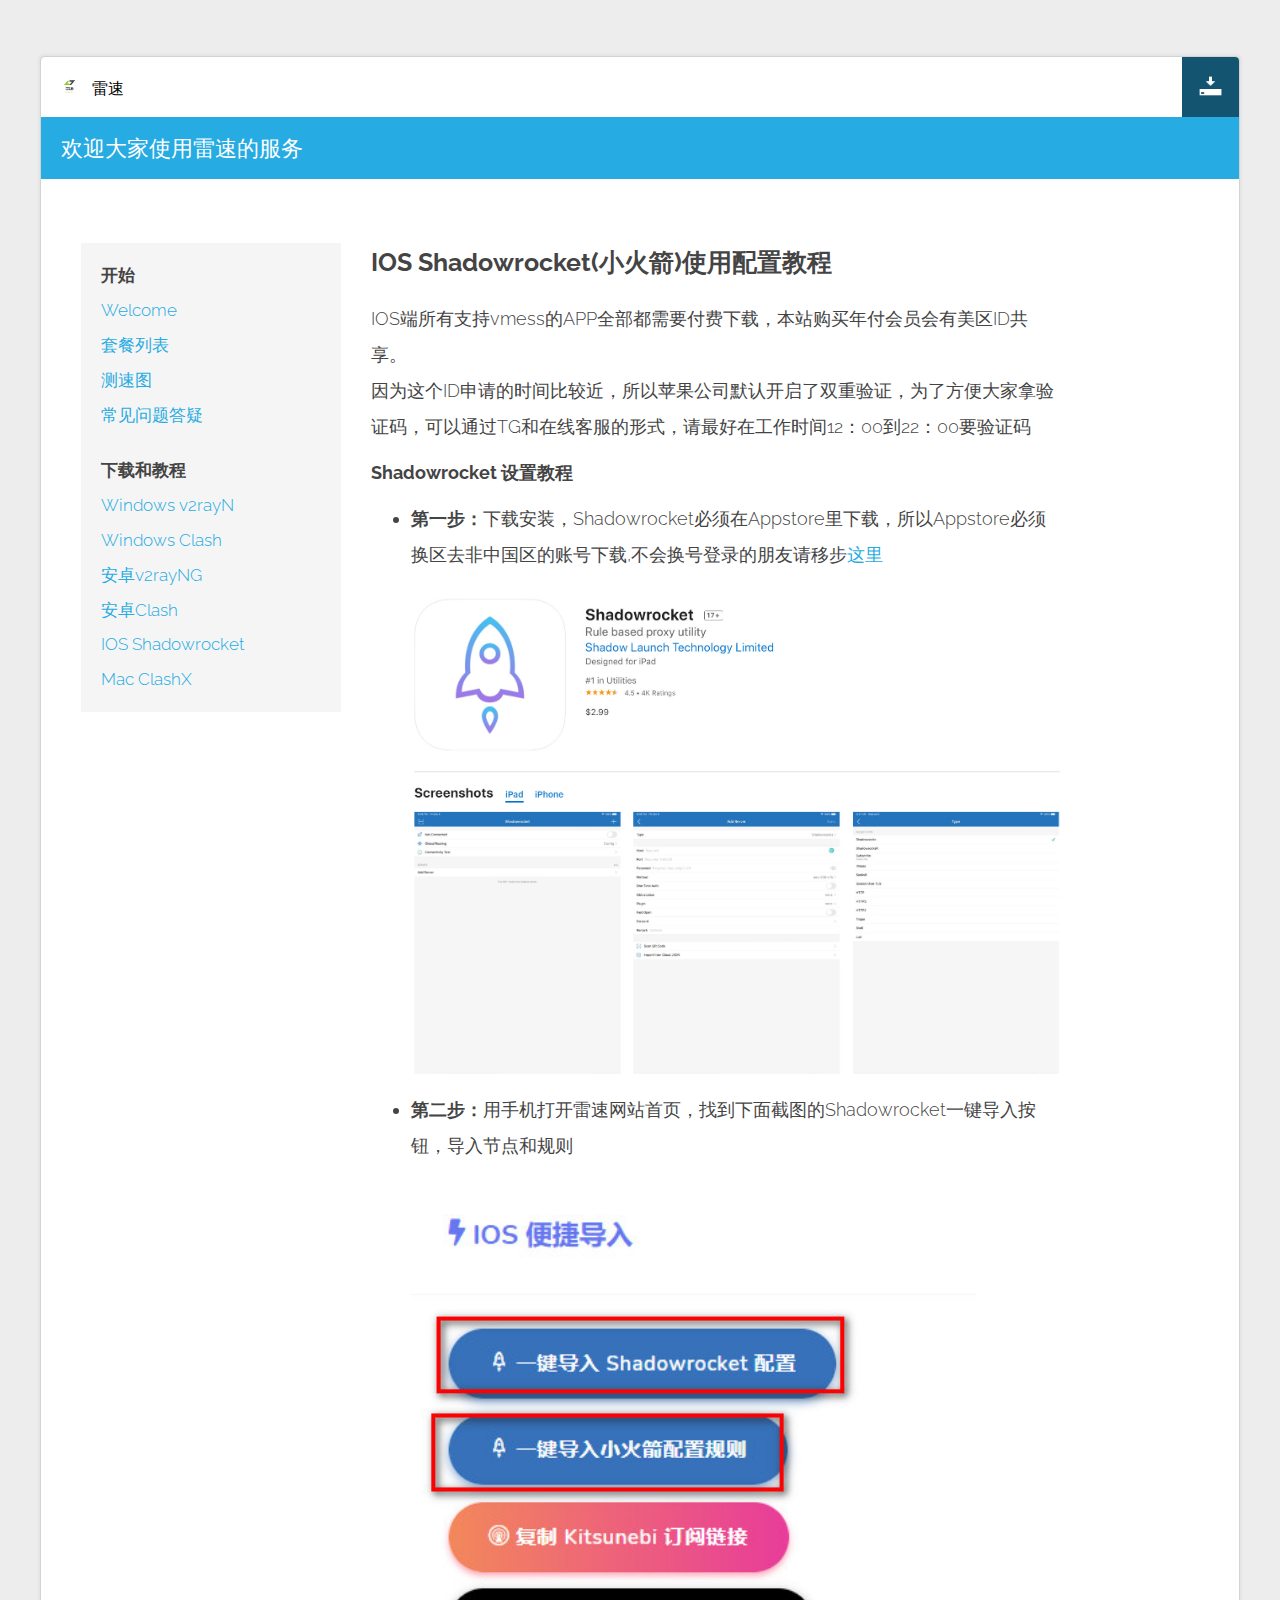
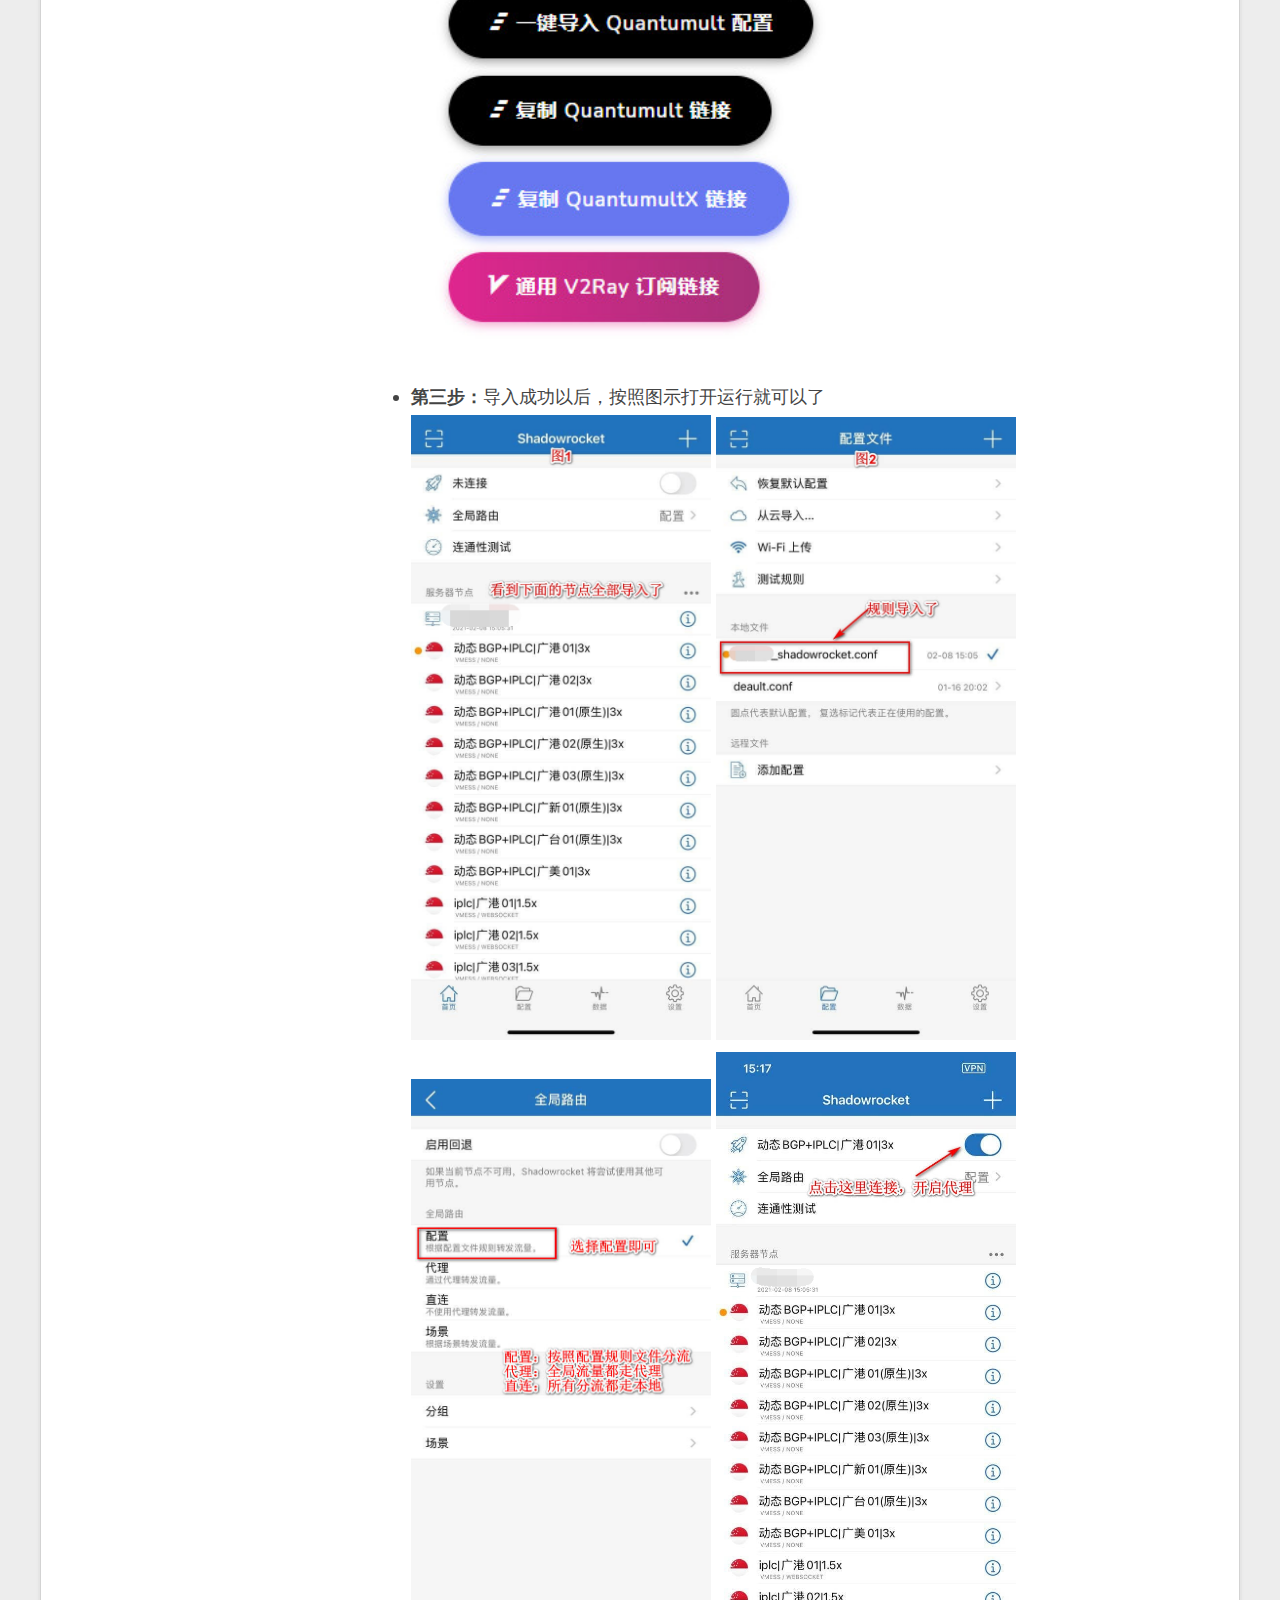
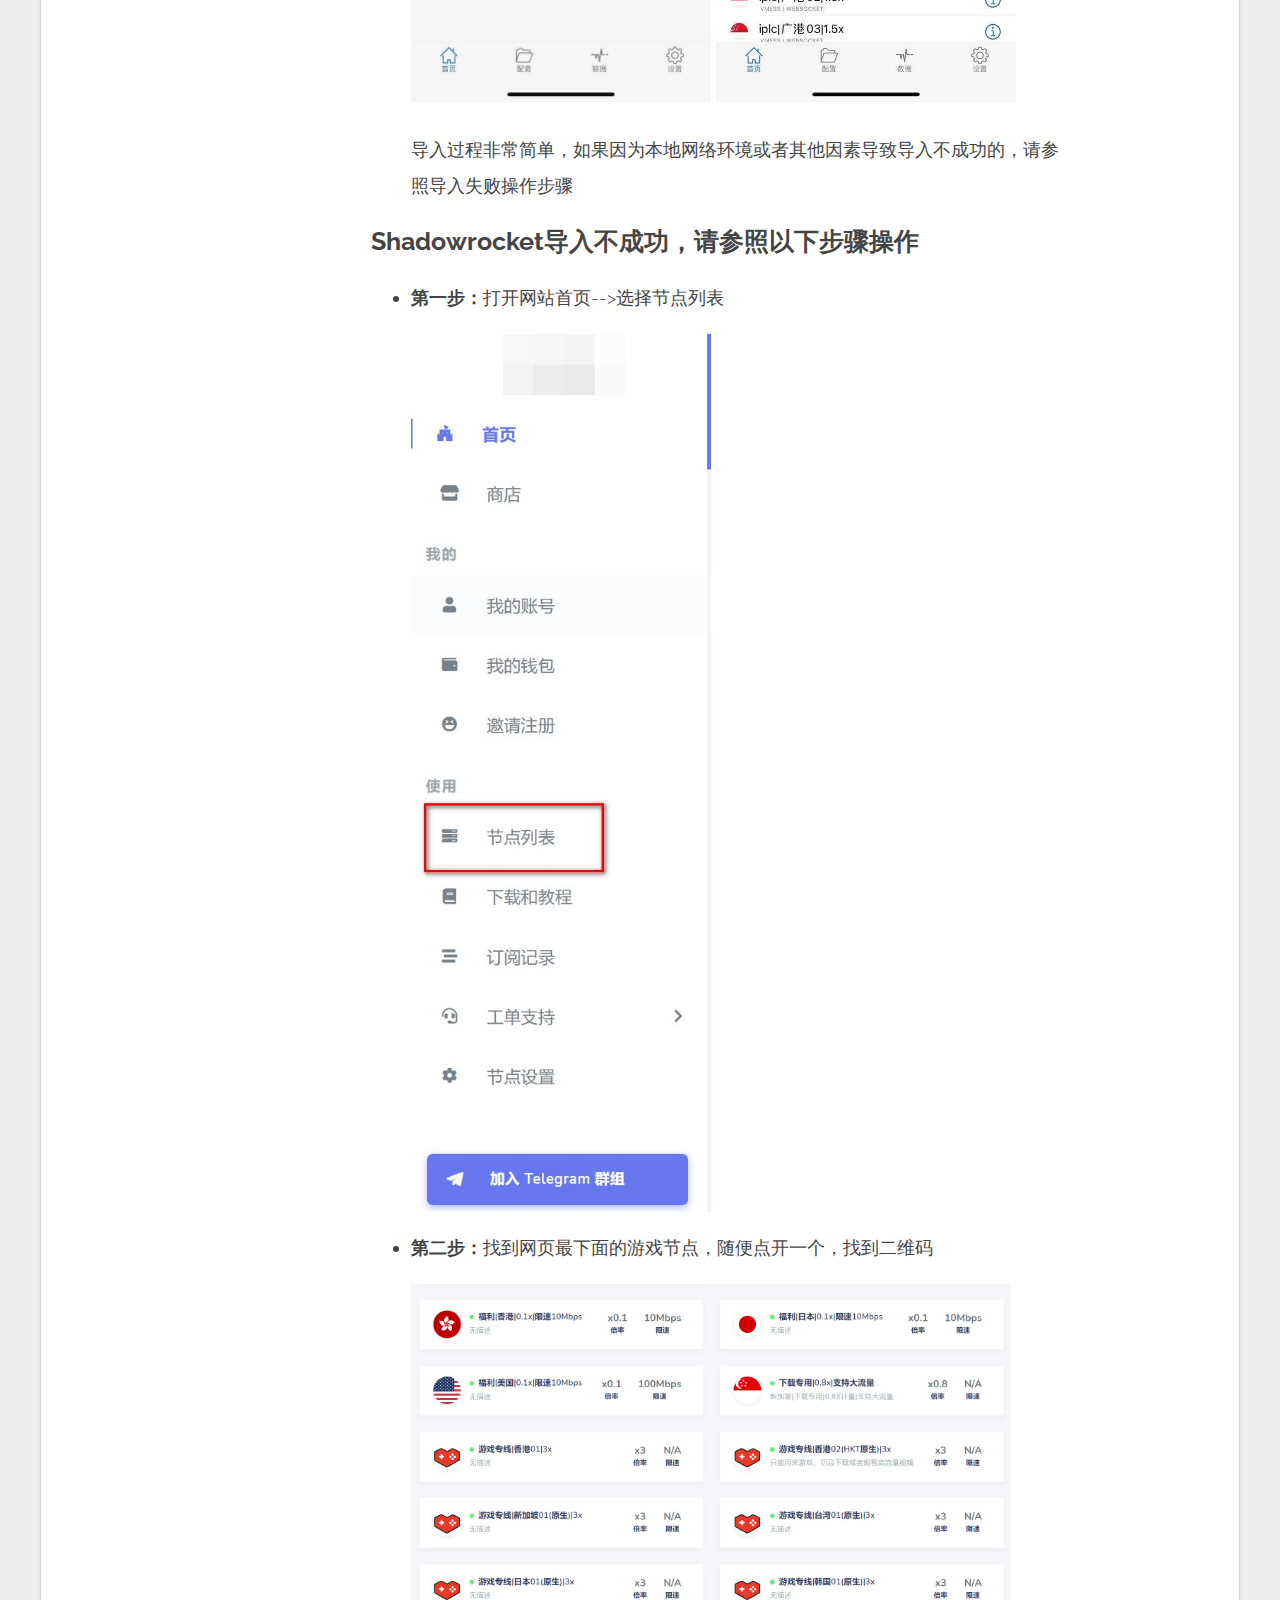
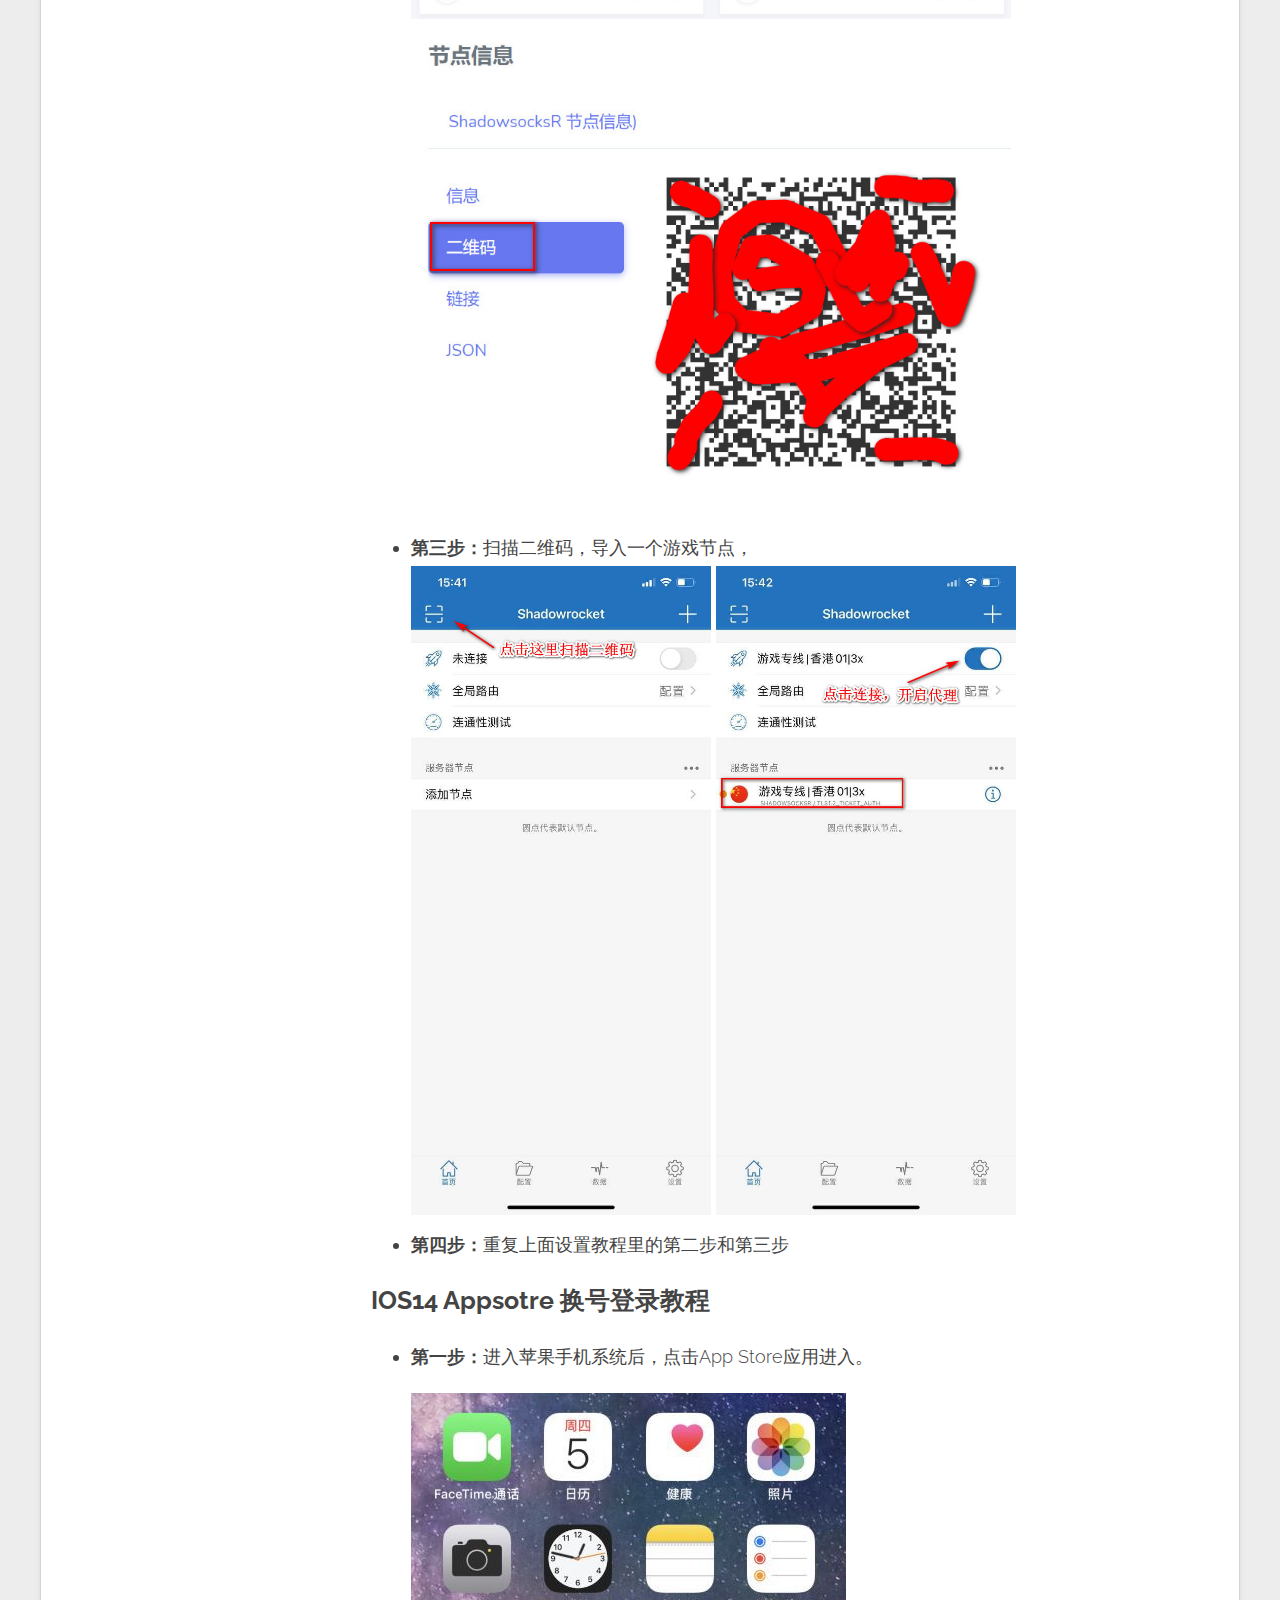
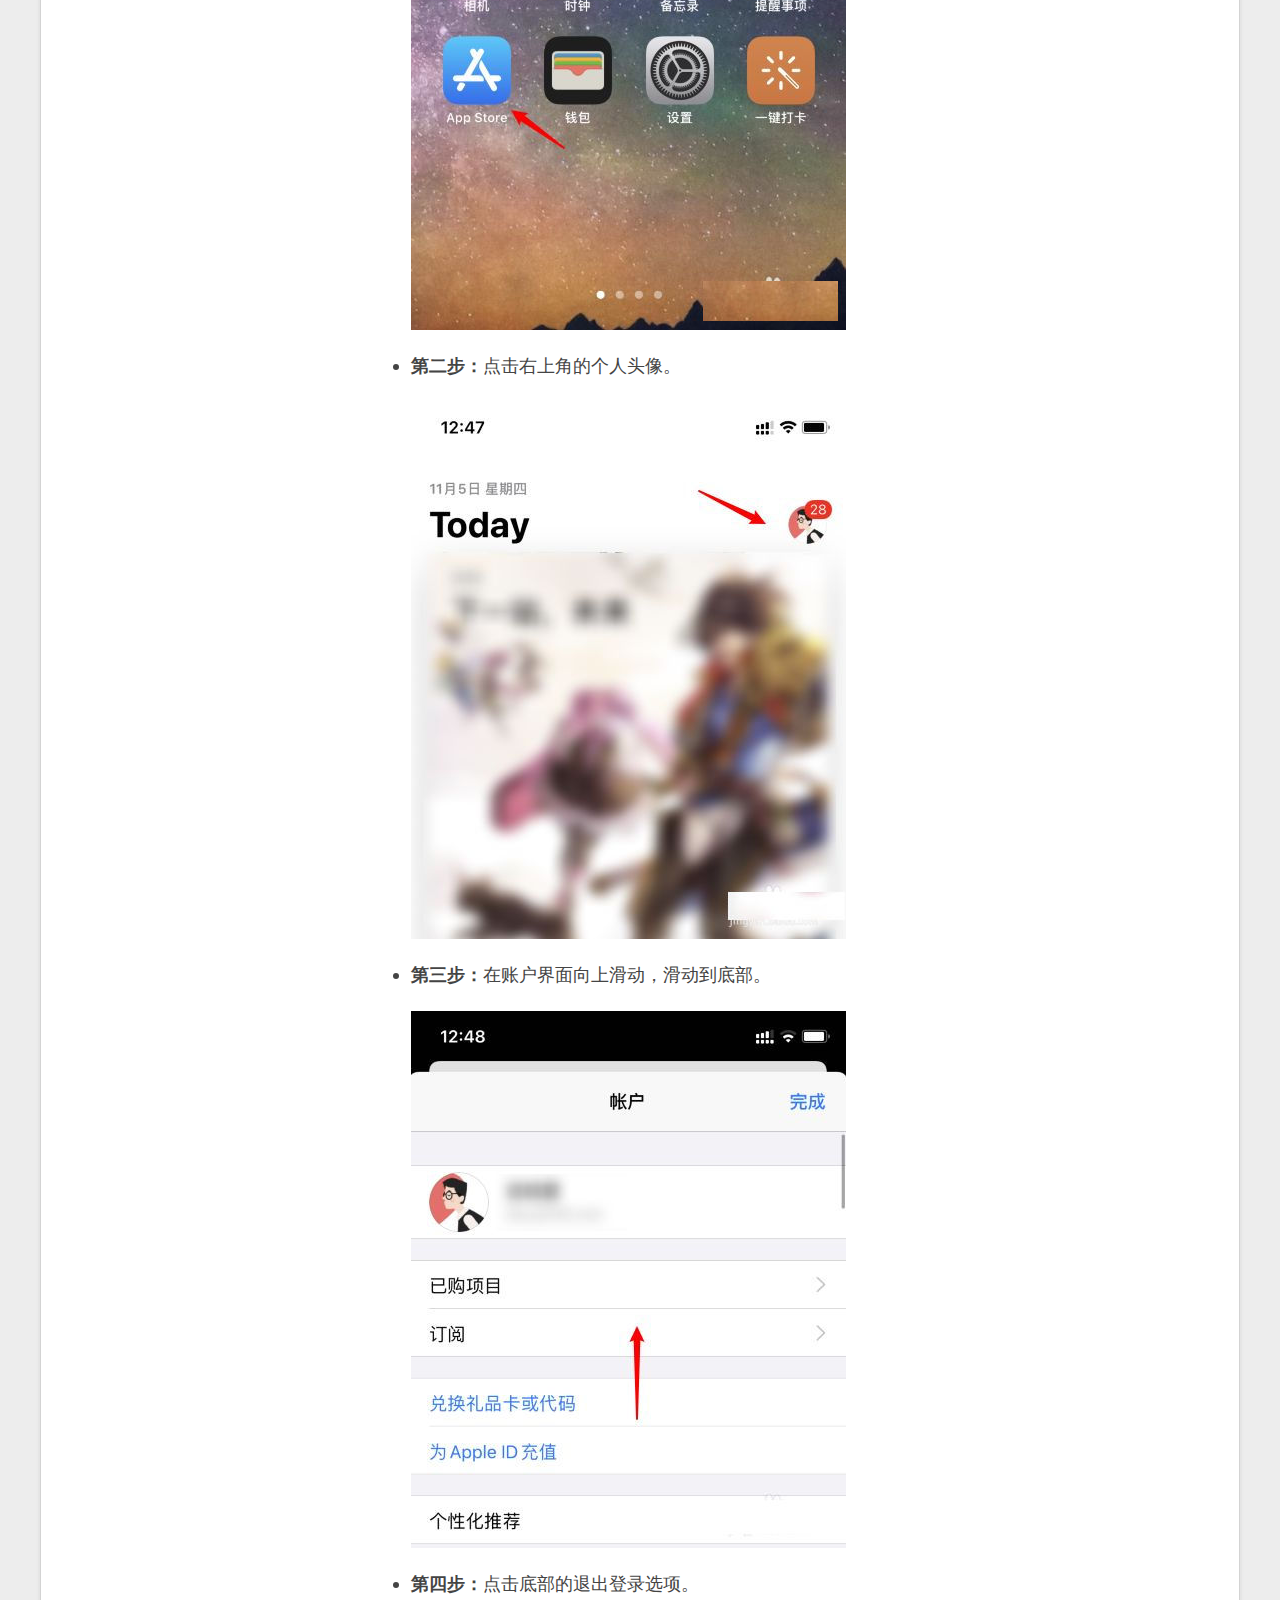
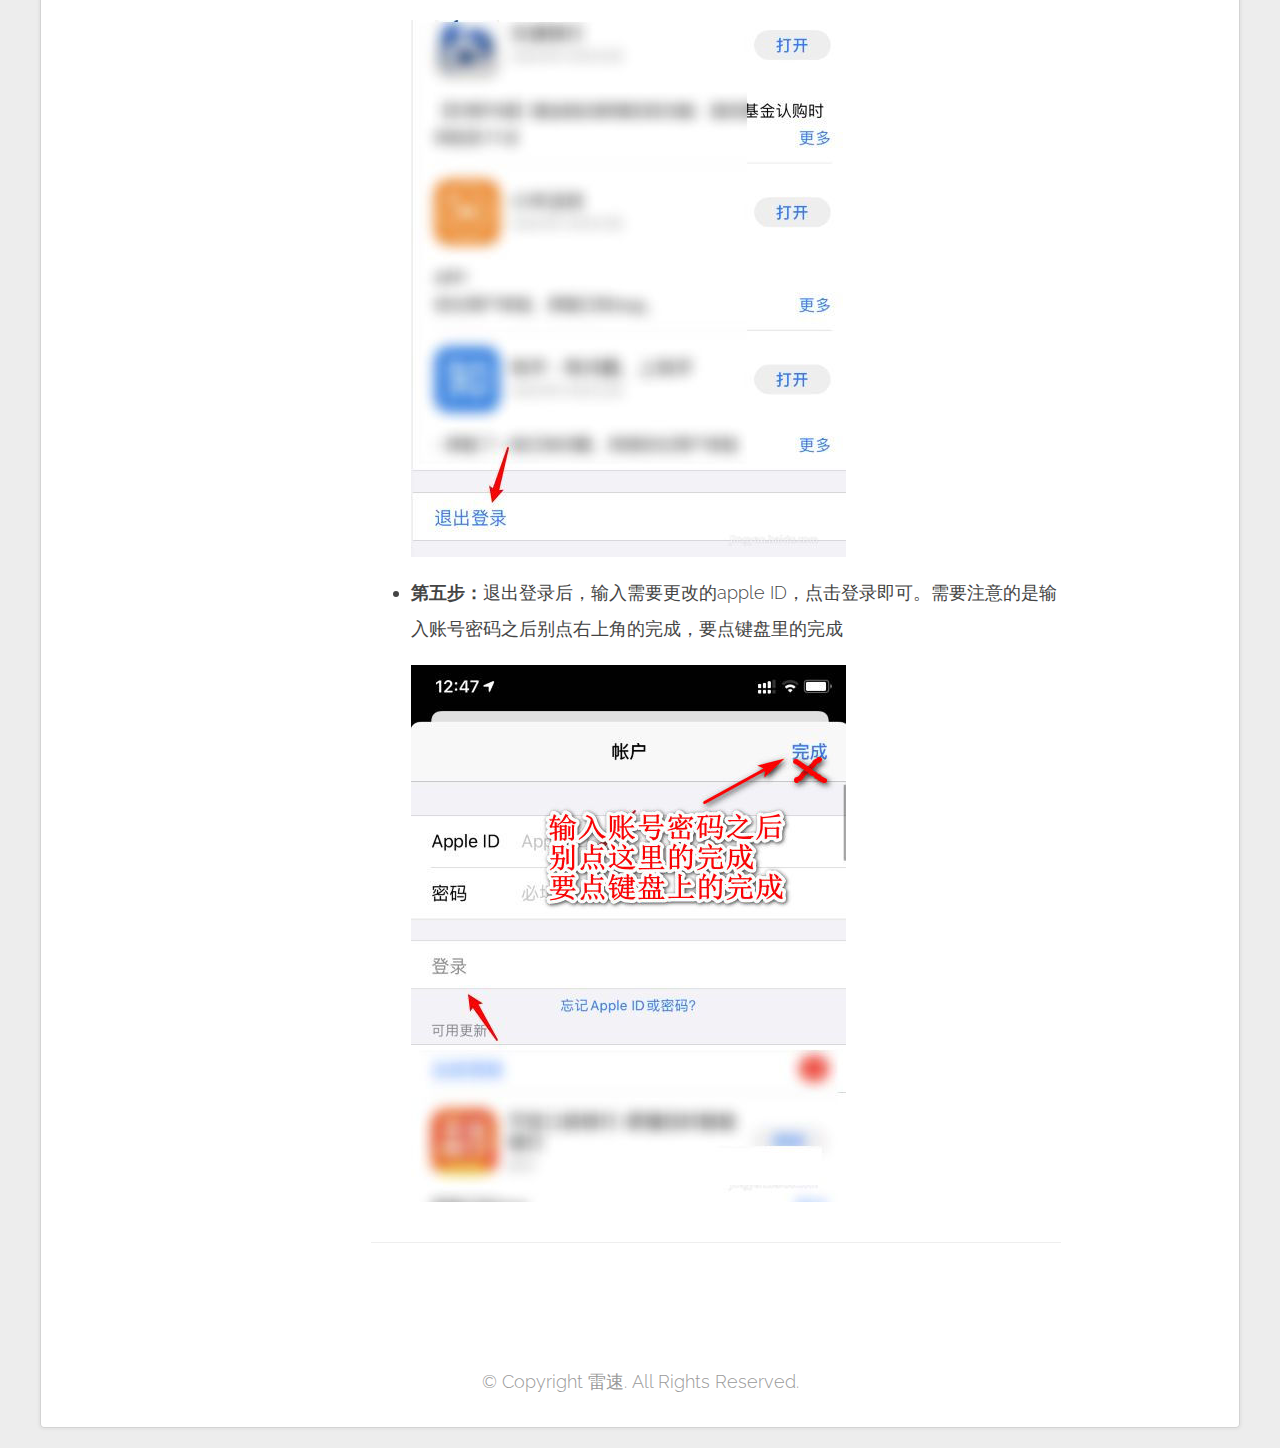
<file: ios-shadowrocket.html>
﻿﻿<!DOCTYPE html>
<html>
<head>
<meta charset="utf-8">
<meta name="HandheldFriendly" content="True">
<meta name="MobileOptimized" content="320">
<meta content="width=device-width, initial-scale=1, maximum-scale=1, user-scalable=no, shrink-to-fit=no" name="viewport">
<meta name="keywords" content="雷速.ws - v2ray,VPN,翻墙,梯子,科学上网,加速器,流媒体解锁,游戏加速">
<meta name="description" content="#v2ray#VPN#翻墙#梯子#科学上网#加速器#流媒体解锁#游戏加速#Anycast全球加速技术#节点速度高达5Gbps#秒开4k、支持8K#IPLC#中转,峰期稳定#体验宛如身在海外">
<meta name="viewport" content="initial-scale=1.0, minimum-scale=1.0, maximum-scale=1.0, user-scalable=no">
<title>雷速 - v2ray,VPN,翻墙,梯子,科学上网,加速器,流媒体解锁,游戏加速</title>
<link rel="alternate" type="application/rss+xml" title="frittt.com" href="https://doc.雷速.ws/feed/index.html">
<link href="http://fonts.googleapis.com/css?family=Raleway:700,300" rel="stylesheet"
        type="text/css">
<link rel="stylesheet" href="css/style.css">
<link rel="stylesheet" href="css/prettify.css">
</head>
<body>
<div class="wrapper">
<nav>
 
    <div class="pull-left">
      <h1><a href="javascript:"><img src="img/logo.jpg" width="25" height="25" alt="雷速 Icon" /> <span>雷速</span></a></h1>
    </div>
    
    <div class="pull-right">
      <a href="http://download.雷速.ws/download" target="_blank" class="btn btn-download"><img src="img/download.png" width="25" alt="Download app for all platform" /> Download Now</a>
    </div>

</nav>
<header>
  <div class="container">
    <h2 class="lone-header">欢迎大家使用雷速的服务</h2>
  </div>
</header>
<section>
  <div class="container">
    <ul class="docs-nav" id="ul_index">
      <li><strong>开始</strong></li>
      <li><a href="index.html#welcome" class="cc-active">Welcome</a></li>
      <li><a href="index.html#benefits" class="cc-active">套餐列表</a></li>
      <li><a href="index.html#features" class="cc-active">测速图</a></li>
      <li><a href="index.html#license" class="cc-active">常见问题答疑</a></li>
      <li class="separator"></li>
      <li><strong>下载和教程</strong></li>
      <li><a href="windows-v2rayN.html" class="cc-active">Windows v2rayN</a></li>
      <li><a href="windows-Clash.html" class="cc-active">Windows Clash</a></li>
      <li><a href="android-v2rayNG.html" class="cc-active">安卓v2rayNG</a></li>
      <li><a href="android-Clash.html" class="cc-active">安卓Clash</a></li>
      <li><a href="ios-shadowrocket.html" class="cc-active">IOS Shadowrocket</a></li>
      <li><a href="mac-ClashX.html" class="cc-active">Mac ClashX</a></li>
    </ul>
    <div class="docs-content">
      <h3 id="welcome"> IOS Shadowrocket(小火箭)使用配置教程</h3>
      <p>IOS端所有支持vmess的APP全部都需要付费下载，本站购买年付会员会有美区ID共享。</br>
      因为这个ID申请的时间比较近，所以苹果公司默认开启了双重验证，为了方便大家拿验证码，可以通过TG和在线客服的形式，请最好在工作时间12：00到22：00要验证码</p>
      <h4>Shadowrocket 设置教程</h4>
      <ul>
        <li><strong>第一步：</strong>下载安装，Shadowrocket必须在Appstore里下载，所以Appstore必须换区去非中国区的账号下载,不会换号登录的朋友请移步<a href="ios-shadowrocket.html#changeaccount" class="cc-active">这里</a></li>
		    <p><img src="img/ios_shadowrocket1.jpg" width="1100" height="939" alt="v2rayNG软件界面" /></p>
        <li><strong>第二步：</strong>用手机打开雷速网站首页，找到下面截图的Shadowrocket一键导入按钮，导入节点和规则</li>
        <p><img src="img/ios_shadowrocket2.jpg" width="565" height="413" alt="复制通用链接" /></p>
        <li><strong>第三步：</strong>导入成功以后，按照图示打开运行就可以了</li>
        <div align="left">
          <img src="img/ios_shadowrocket3.jpg" width="300" height="600" alt="Shadowrocket软件界面" />
          <img src="img/ios_shadowrocket4.jpg" width="300" height="600" alt="Shadowrocket软件界面" />
          <img src="img/ios_shadowrocket5.jpg" width="300" height="600" alt="Shadowrocket软件界面" />
          <img src="img/ios_shadowrocket6.jpg" width="300" height="600" alt="Shadowrocket软件界面" />
        </div>
        <p>导入过程非常简单，如果因为本地网络环境或者其他因素导致导入不成功的，请参照导入失败操作步骤</p>
      </ul>
      <h3 id="subsfailed">Shadowrocket导入不成功，请参照以下步骤操作</h3>
      <ul>
        <li><strong>第一步：</strong>打开网站首页-->选择节点列表</li>
        <p><img src="img/windows_v2rayN11.jpg" width="300" height="100" alt="fastlink网站界面" />
        <li><strong>第二步：</strong>找到网页最下面的游戏节点，随便点开一个，找到二维码</li>
        <p><img src="img/ios_shadowrocket7.jpg" width="600" height="600" alt="fastlink网站界面" />
        <p><img src="img/ios_shadowrocket8.jpg" width="600" height="600" alt="fastlink网站界面" />
        <li><strong>第三步：</strong>扫描二维码，导入一个游戏节点，</li>
        <div align="left">
          <img src="img/ios_shadowrocket9.jpg" width="300" height="600" alt="Shadowrocket软件界面" />
          <img src="img/ios_shadowrocket10.jpg" width="300" height="600" alt="Shadowrocket软件界面" />
        </div>
        <li><strong>第四步：</strong>重复上面设置教程里的第二步和第三步</li>
      </ul>
      <h3 id="changeaccount">IOS14 Appsotre 换号登录教程</h3>
      <ul>
        <li><strong>第一步：</strong>进入苹果手机系统后，点击App Store应用进入。</li>
        <p><img src="img/ios_appstore1.jpg" width="435" height="537" alt="Appstore换号" />
        <li><strong>第二步：</strong>点击右上角的个人头像。</li>
        <p><img src="img/ios_appstore2.jpg" width="435" height="537" alt="Appstore换号" />
        <li><strong>第三步：</strong>在账户界面向上滑动，滑动到底部。</li>
        <p><img src="img/ios_appstore3.jpg" width="435" height="537" alt="Appstore换号" />
        <li><strong>第四步：</strong>点击底部的退出登录选项。</li>
        <p><img src="img/ios_appstore4.jpg" width="435" height="537" alt="Appstore换号" />
        <li><strong>第五步：</strong>退出登录后，输入需要更改的apple ID，点击登录即可。需要注意的是输入账号密码之后别点右上角的完成，要点键盘里的完成</li>
        <p><img src="img/ios_appstore5.jpg" width="435" height="537" alt="Appstore换号" />
      </ul>
      <p></p>
      <hr>
    </div>
  </div>
</section>
<footer>
  <div class="">
    <p> &copy; Copyright 雷速. All Rights Reserved.</p>
  </div>
</footer>
</div>
<script src="js/jquery.min.js"></script> 
<script type="text/javascript" src="js/prettify/prettify.js"></script> 
<script src="https://google-code-prettify.googlecode.com/svn/loader/run_prettify.js?lang=css&skin=sunburst"></script>
<script src="js/layout.js"></script>
</body>
</html>
</file>
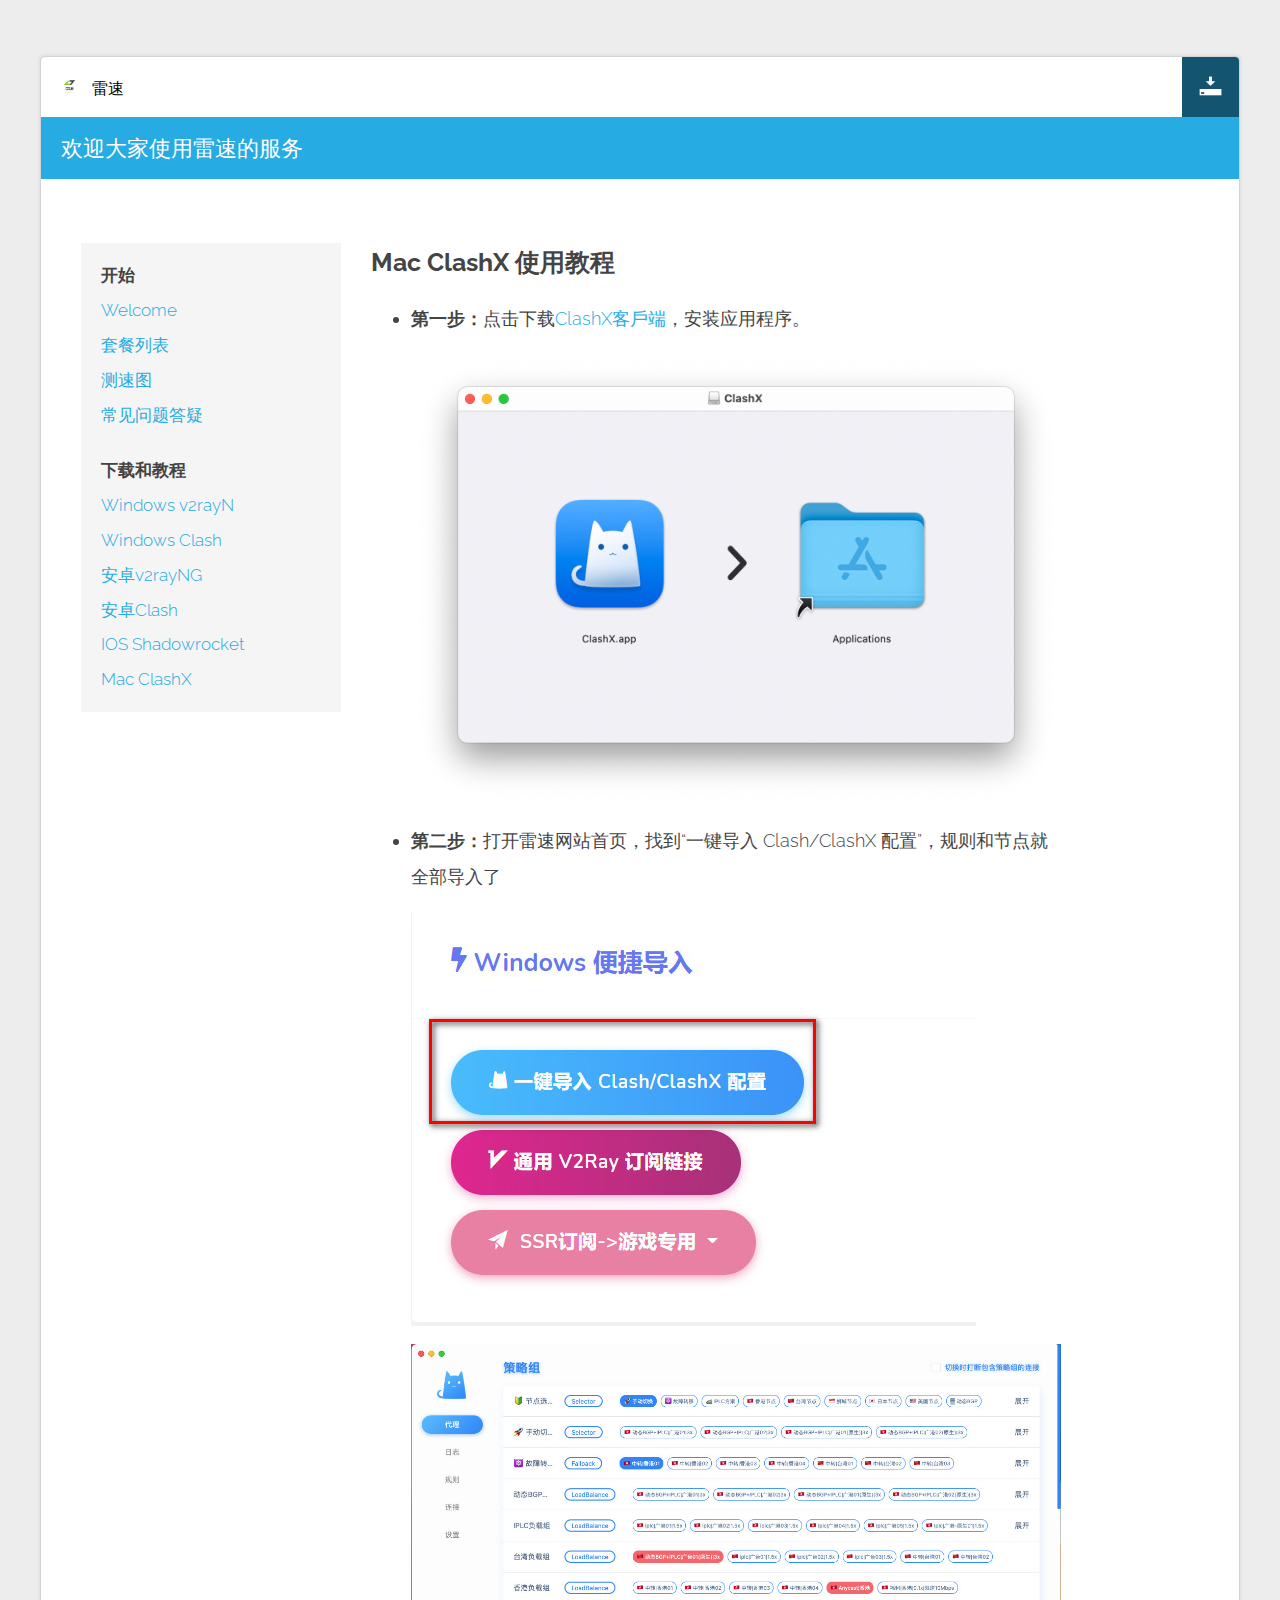
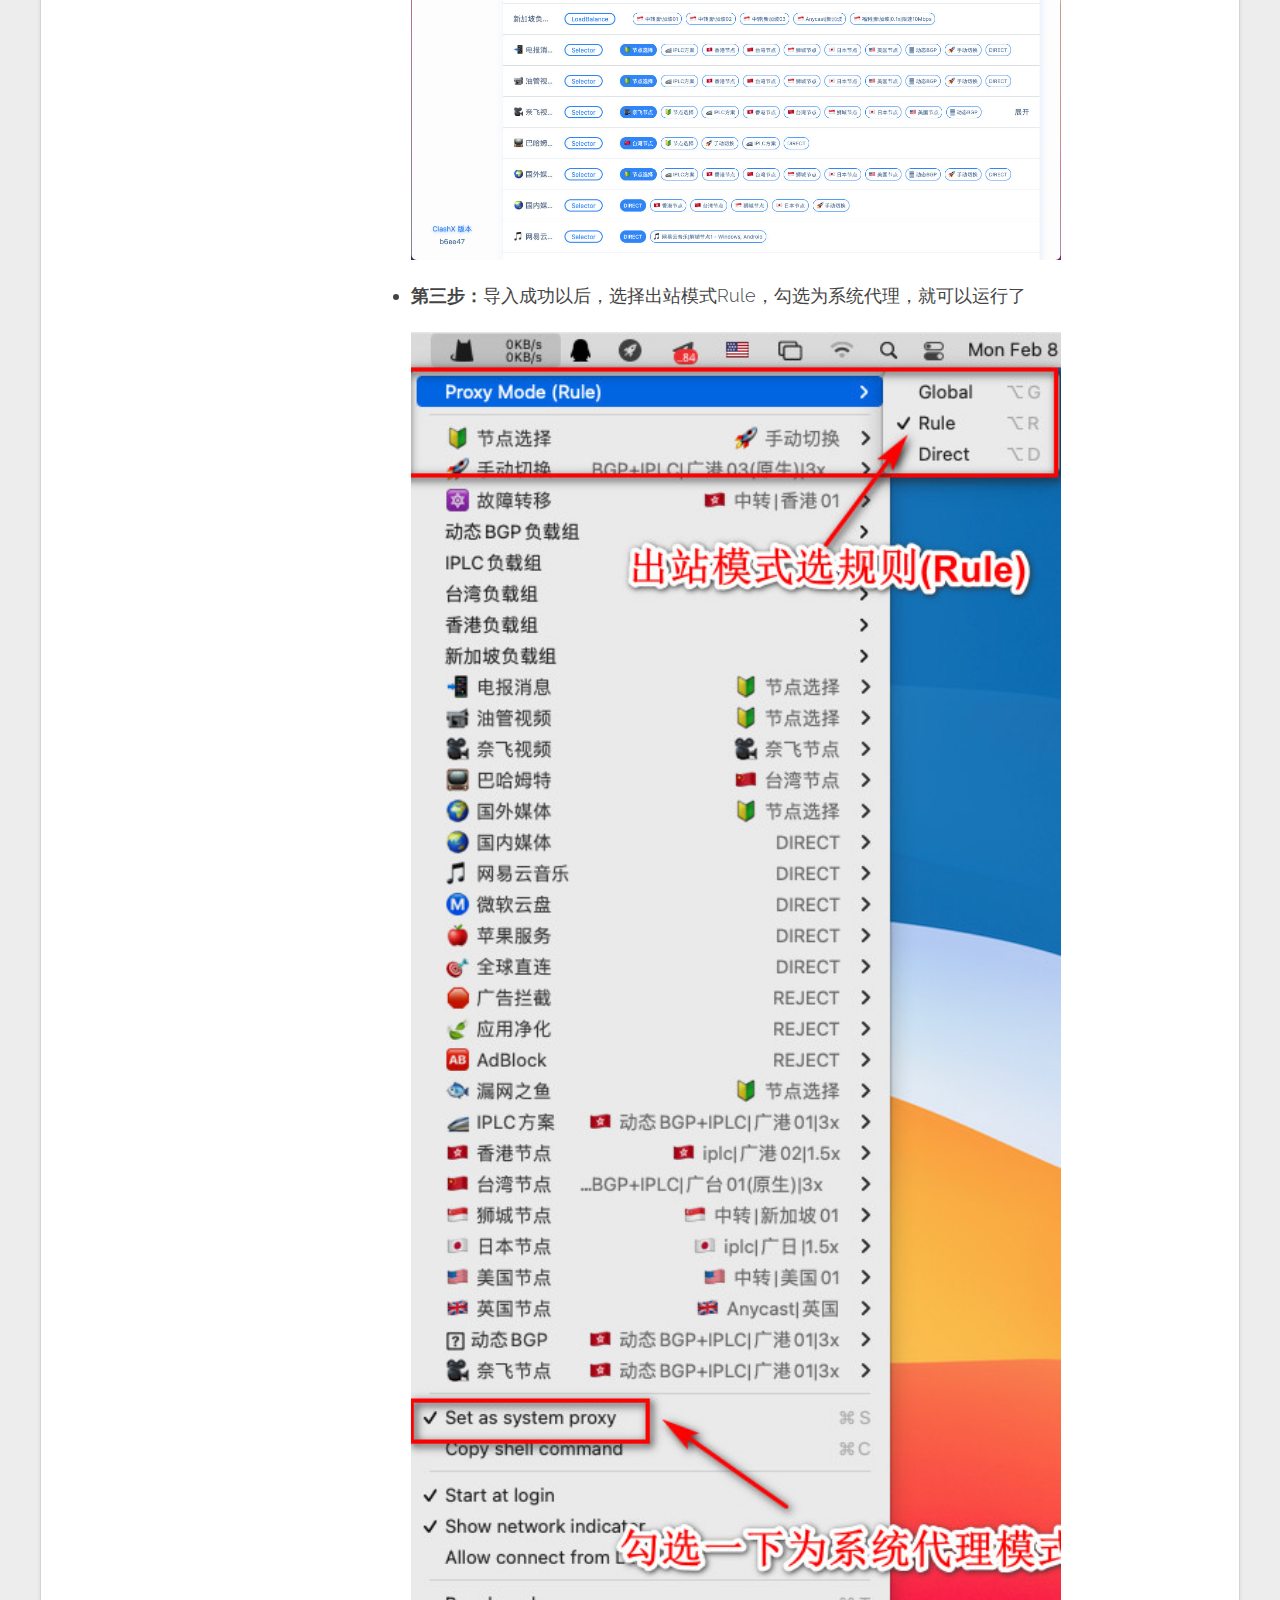
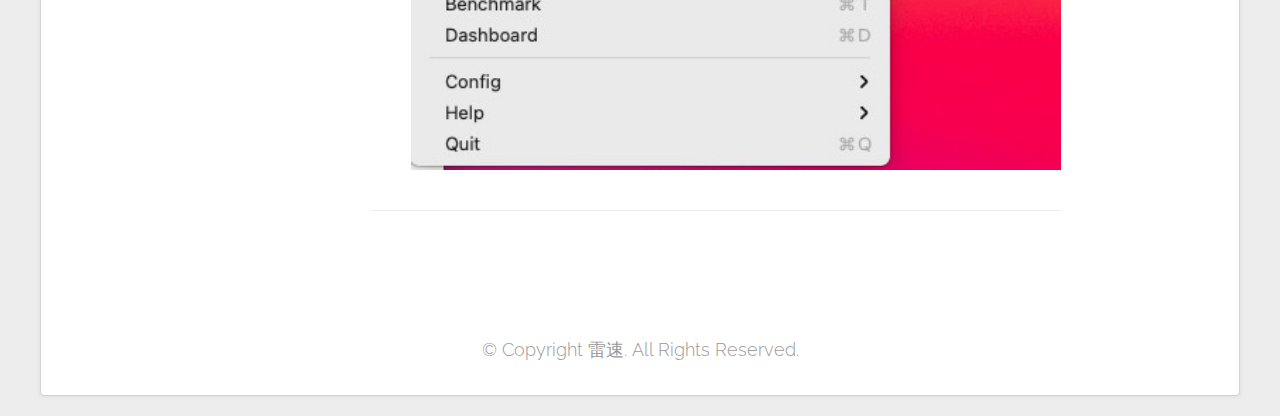
<file: mac-ClashX.html>
﻿﻿<!DOCTYPE html>
<html>
<head>
<meta charset="utf-8">
<meta name="HandheldFriendly" content="True">
<meta name="MobileOptimized" content="320">
<meta content="width=device-width, initial-scale=1, maximum-scale=1, user-scalable=no, shrink-to-fit=no" name="viewport">
<meta name="keywords" content="雷速.ws - v2ray,VPN,翻墙,梯子,科学上网,加速器,流媒体解锁,游戏加速">
<meta name="description" content="#v2ray#VPN#翻墙#梯子#科学上网#加速器#流媒体解锁#游戏加速#Anycast全球加速技术#节点速度高达5Gbps#秒开4k、支持8K#IPLC#中转,峰期稳定#体验宛如身在海外">
<meta name="viewport" content="initial-scale=1.0, minimum-scale=1.0, maximum-scale=1.0, user-scalable=no">
<title>雷速 - v2ray,VPN,翻墙,梯子,科学上网,加速器,流媒体解锁,游戏加速</title>
<link rel="alternate" type="application/rss+xml" title="frittt.com" href="https://doc.雷速.ws/feed/index.html">
<link href="http://fonts.googleapis.com/css?family=Raleway:700,300" rel="stylesheet"
        type="text/css">
<link rel="stylesheet" href="css/style.css">
<link rel="stylesheet" href="css/prettify.css">
</head>
<body>
<div class="wrapper">
<nav>
 
    <div class="pull-left">
      <h1><a href="javascript:"><img src="img/logo.jpg" width="25" height="25" alt="雷速 Icon" /> <span>雷速</span></a></h1>
    </div>
    
    <div class="pull-right">
      <a href="http://download.雷速.ws/download" target="_blank" class="btn btn-download"><img src="img/download.png" width="25" alt="Download app for all platform" /> Download Now</a>
    </div>

</nav>
<header>
  <div class="container">
    <h2 class="lone-header">欢迎大家使用雷速的服务</h2>
  </div>
</header>
<section>
  <div class="container">
    <ul class="docs-nav" id="ul_index">
      <li><strong>开始</strong></li>
      <li><a href="index.html#welcome" class="cc-active">Welcome</a></li>
      <li><a href="index.html#benefits" class="cc-active">套餐列表</a></li>
      <li><a href="index.html#features" class="cc-active">测速图</a></li>
      <li><a href="index.html#license" class="cc-active">常见问题答疑</a></li>
      <li class="separator"></li>
      <li><strong>下载和教程</strong></li>
      <li><a href="windows-v2rayN.html" class="cc-active">Windows v2rayN</a></li>
      <li><a href="windows-Clash.html" class="cc-active">Windows Clash</a></li>
      <li><a href="android-v2rayNG.html" class="cc-active">安卓v2rayNG</a></li>
      <li><a href="android-Clash.html" class="cc-active">安卓Clash</a></li>
      <li><a href="ios-shadowrocket.html" class="cc-active">IOS Shadowrocket</a></li>
      <li><a href="mac-ClashX.html" class="cc-active">Mac ClashX</a></li>
    </ul>
    <div class="docs-content">
      <h3 id="welcome"> Mac ClashX 使用教程</h3>
      <ul>
        <li><strong>第一步：</strong>点击下载<a href="ClashX.dmg" class="cc-active">ClashX客戶端</a>，安装应用程序。</li>
		    <p><img src="img/mac_Clash1.png" width="850" height="603" alt="Clash软件界面" /></p>
        <li><strong>第二步：</strong>打开雷速网站首页，找到“一键导入 Clash/ClashX 配置”，规则和节点就全部导入了</li>
		    <p><img src="img/windows_Clash2.jpg" width="565" height="413" alt="复制通用链接" /></p>
		    <p><img src="img/mac_Clash2.jpg" width="1072" height="767" alt="Clash软件界面" /></p>
        <li><strong>第三步：</strong>导入成功以后，选择出站模式Rule，勾选为系统代理，就可以运行了</li>
		    <p><img src="img/mac_Clash3.jpg" width="672" height="416" alt="Clash软件界面" /></p>
      </ul>
	  <p></p>
	  <hr>
    </div>
  </div>
</section>
<footer>
  <div class="">
    <p> &copy; Copyright 雷速. All Rights Reserved.</p>
  </div>
</footer>
</div>
<script src="js/jquery.min.js"></script> 
<script type="text/javascript" src="js/prettify/prettify.js"></script> 
<script src="https://google-code-prettify.googlecode.com/svn/loader/run_prettify.js?lang=css&skin=sunburst"></script>
<script src="js/layout.js"></script>
</body>
</html>
</file>
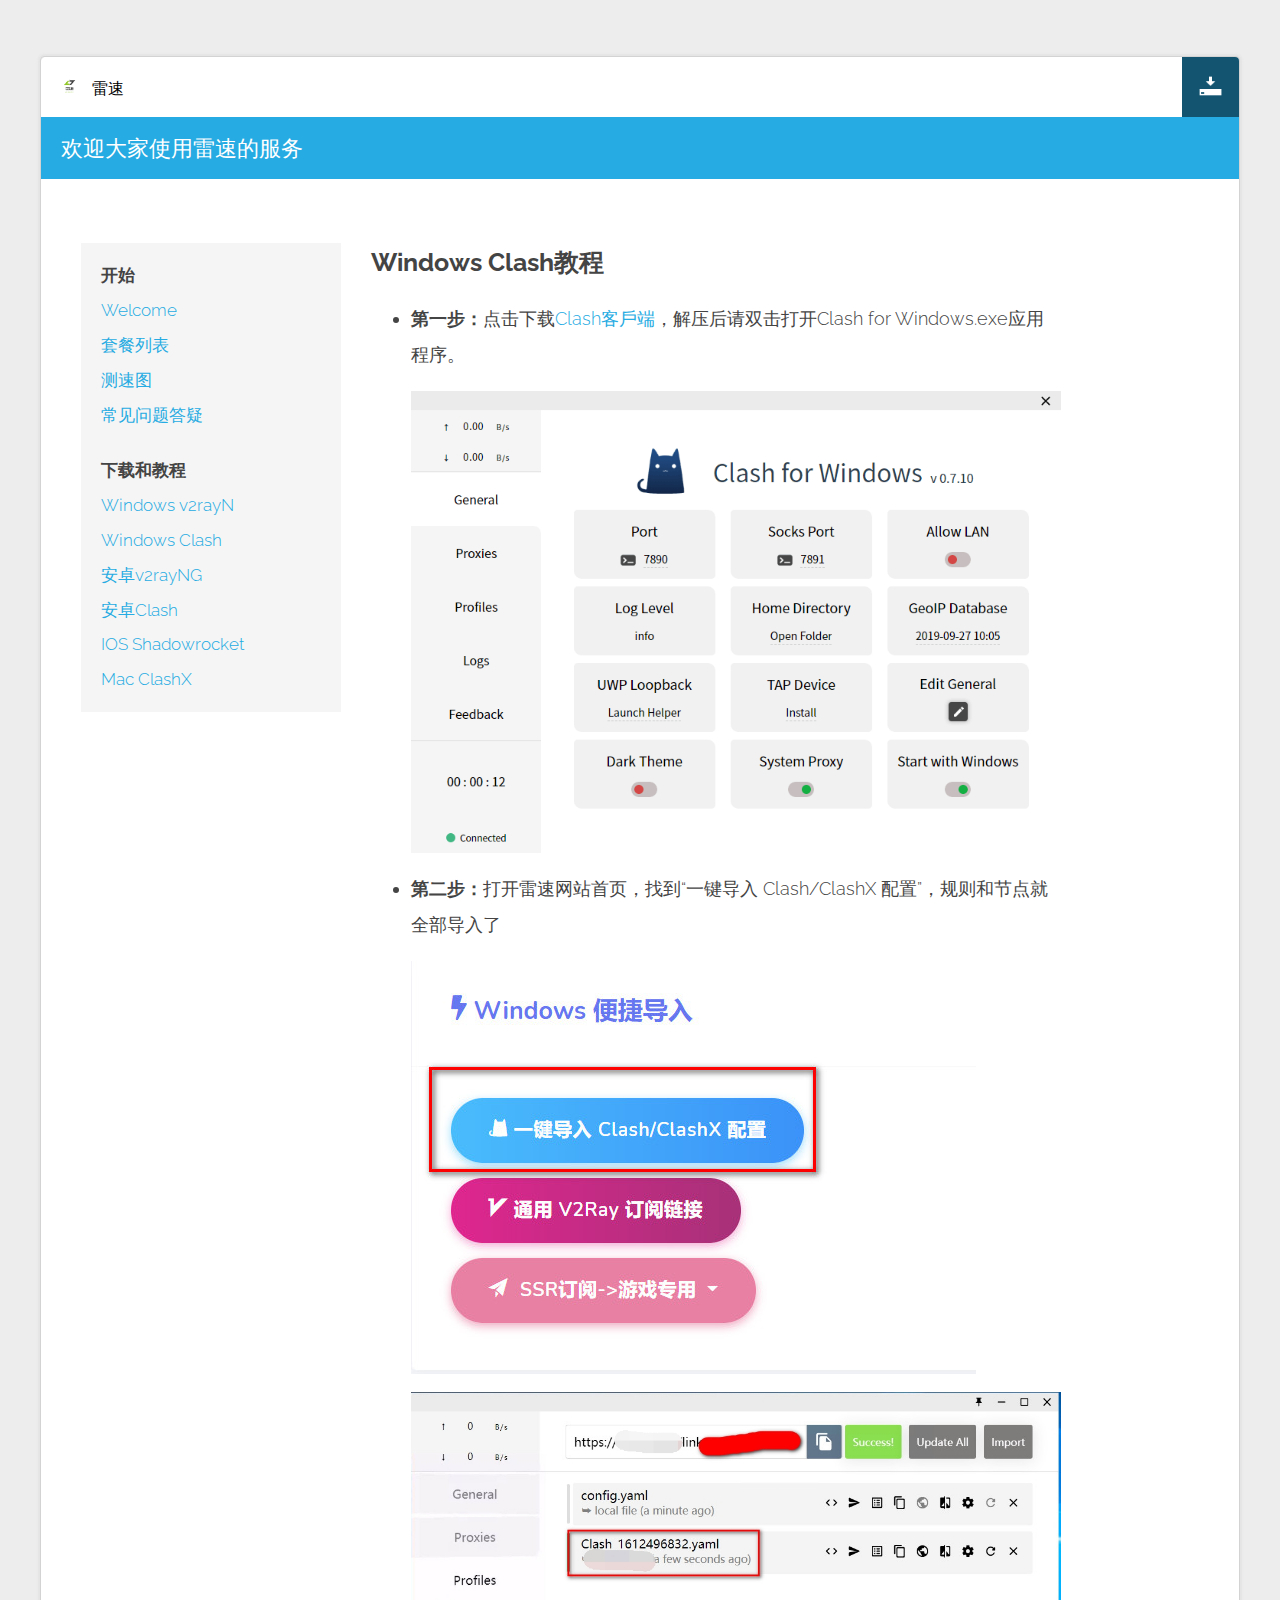
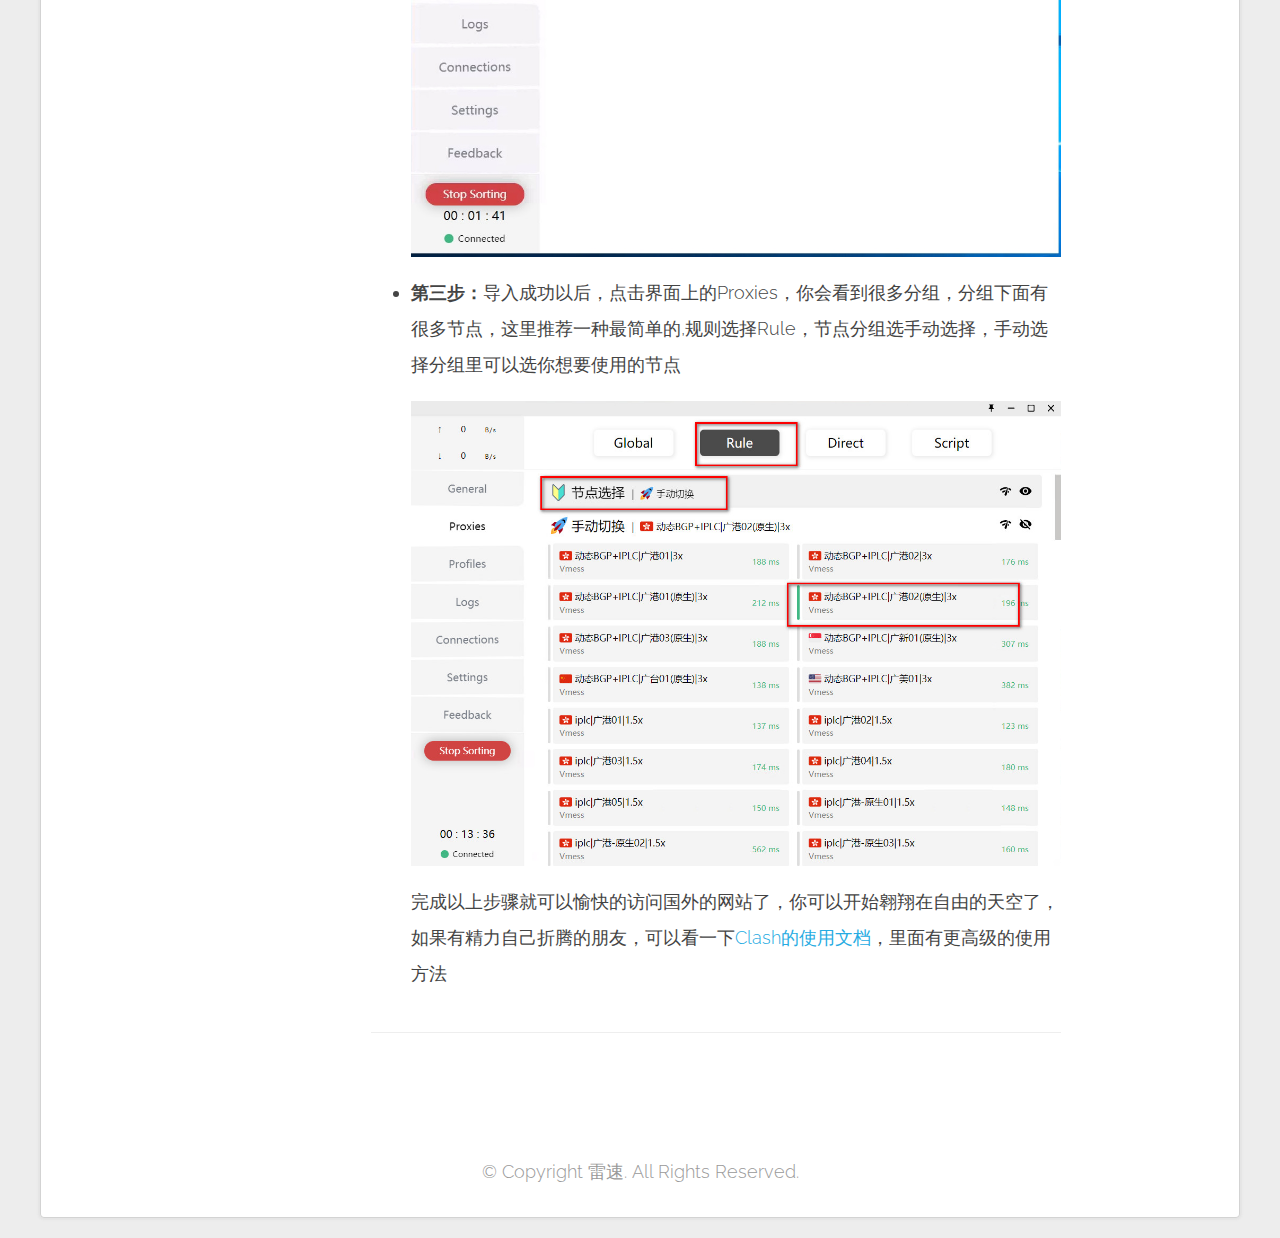
<file: windows-Clash.html>
﻿﻿<!DOCTYPE html>
<html>
<head>
<meta charset="utf-8">
<meta name="HandheldFriendly" content="True">
<meta name="MobileOptimized" content="320">
<meta content="width=device-width, initial-scale=1, maximum-scale=1, user-scalable=no, shrink-to-fit=no" name="viewport">
<meta name="keywords" content="雷速.ws - v2ray,VPN,翻墙,梯子,科学上网,加速器,流媒体解锁,游戏加速">
<meta name="description" content="#v2ray#VPN#翻墙#梯子#科学上网#加速器#流媒体解锁#游戏加速#Anycast全球加速技术#节点速度高达5Gbps#秒开4k、支持8K#IPLC#中转,峰期稳定#体验宛如身在海外">
<meta name="viewport" content="initial-scale=1.0, minimum-scale=1.0, maximum-scale=1.0, user-scalable=no">
<title>雷速 - v2ray,VPN,翻墙,梯子,科学上网,加速器,流媒体解锁,游戏加速</title>
<link rel="alternate" type="application/rss+xml" title="frittt.com" href="https://doc.雷速.ws/feed/index.html">
<link href="http://fonts.googleapis.com/css?family=Raleway:700,300" rel="stylesheet"
        type="text/css">
<link rel="stylesheet" href="css/style.css">
<link rel="stylesheet" href="css/prettify.css">
</head>
<body>
<div class="wrapper">
<nav>
 
    <div class="pull-left">
      <h1><a href="javascript:"><img src="img/logo.jpg" width="25" height="25" alt="雷速 Icon" /> <span>雷速</span></a></h1>
    </div>
    
    <div class="pull-right">
      <a href="http://download.雷速.ws/download" target="_blank" class="btn btn-download"><img src="img/download.png" width="25" alt="Download app for all platform" /> Download Now</a>
    </div>

</nav>
<header>
  <div class="container">
    <h2 class="lone-header">欢迎大家使用雷速的服务</h2>
  </div>
</header>
<section>
  <div class="container">
    <ul class="docs-nav" id="ul_index">
      <li><strong>开始</strong></li>
      <li><a href="index.html#welcome" class="cc-active">Welcome</a></li>
      <li><a href="index.html#benefits" class="cc-active">套餐列表</a></li>
      <li><a href="index.html#features" class="cc-active">测速图</a></li>
      <li><a href="index.html#license" class="cc-active">常见问题答疑</a></li>
      <li class="separator"></li>
      <li><strong>下载和教程</strong></li>
      <li><a href="windows-v2rayN.html" class="cc-active">Windows v2rayN</a></li>
      <li><a href="windows-Clash.html" class="cc-active">Windows Clash</a></li>
      <li><a href="android-v2rayNG.html" class="cc-active">安卓v2rayNG</a></li>
      <li><a href="android-Clash.html" class="cc-active">安卓Clash</a></li>
      <li><a href="ios-shadowrocket.html" class="cc-active">IOS Shadowrocket</a></li>
      <li><a href="mac-ClashX.html" class="cc-active">Mac ClashX</a></li>
    </ul>
    <div class="docs-content">
      <h3 id="welcome"> Windows Clash教程</h3>
      <ul>
        <li><strong>第一步：</strong>点击下载<a href="Clash_For_Windows.zip" class="cc-active">Clash客戶端</a>，解压后请双击打开Clash for Windows.exe应用程序。</li>
		    <p><img src="img/windows_Clash1.png" width="850" height="603" alt="Clash软件界面" /></p>
        <li><strong>第二步：</strong>打开雷速网站首页，找到“一键导入 Clash/ClashX 配置”，规则和节点就全部导入了</li>
		    <p><img src="img/windows_Clash2.jpg" width="565" height="413" alt="复制通用链接" /></p>
		    <p><img src="img/windows_Clash3.jpg" width="1072" height="767" alt="Clash软件界面" /></p>
        <li><strong>第三步：</strong>导入成功以后，点击界面上的Proxies，你会看到很多分组，分组下面有很多节点，这里推荐一种最简单的,规则选择Rule，节点分组选手动选择，手动选择分组里可以选你想要使用的节点</li>
		<p><img src="img/windows_Clash4.jpg" width="672" height="416" alt="Clash软件界面" /></p>
		<p>完成以上步骤就可以愉快的访问国外的网站了，你可以开始翱翔在自由的天空了，如果有精力自己折腾的朋友，可以看一下<a href="https://docs.cfw.lbyczf.com/" target="_blank" class="cc-active">Clash的使用文档</a>，里面有更高级的使用方法</p>
      </ul>
	  <p></p>
	  <hr>
    </div>
  </div>
</section>
<footer>
  <div class="">
    <p> &copy; Copyright 雷速. All Rights Reserved.</p>
  </div>
</footer>
</div>
<script src="js/jquery.min.js"></script> 
<script type="text/javascript" src="js/prettify/prettify.js"></script> 
<script src="https://google-code-prettify.googlecode.com/svn/loader/run_prettify.js?lang=css&skin=sunburst"></script>
<script src="js/layout.js"></script>
</body>
</html>
</file>
<file: css/style.css>
/* Author: Frittt Templates
   URI: http://www.frittt.com
*/

body, html {
    margin: 0;
    padding: 0;
}

body, 
input,
h1,
h2,
h3,
h4,
h5,
h6 {
    font-family: "Raleway", Helvetica, Arial, "Lucida Grande", sans-serif; 
    font-weight: 300;
    font-size: 18px;
}

body {
    line-height: 2;
    color: #444;
    background: #ededed;
}

img, iframe {
    max-width: 100%;
}

iframe {
    max-height: 100%;
}

img {
    height:auto;
}

.btn {background:#135571;color:#fff;

		-webkit-transition: all 250ms;
        -moz-transition: all 250ms;
        -o-transition: all  250ms;
        transition: all  250ms;
		
		}
		
.btn:hover {background:#333; }

.btn-download { border-radius:0 4px 0 0; font-weight:bold; width: 25px;  overflow: hidden;}

.btn-download  img {  width: 25px;
  float: left;
  margin-top: 18px;
  margin-right: 15px
  }
 
.btn-download:hover { width:165px;} 

iframe {
    border: 0 !important;
}

.wrapper { margin:20px 40px ; border-radius:4px; box-shadow:0 0 2px 2px rgba(155,155,155,0.1); border:1px solid #d3d3d3;}
header {
    width: 100%;
    overflow: hidden;
}

.container {
    width: 95%;
    max-width: 650px;
    position: relative;
}

strong, dt, h3, h4 {
    font-weight: 700;
}

h1,
h2,
h3,
h4,
h5,
h6 {
    margin: 10px 0;
    line-height: 20px;
    color: inherit;
    text-rendering: optimizelegibility;
}


h1,
h2,
h3 {
    line-height: 40px;
}

h2 {
    font-size: 22px;
    line-height: 1.2;
}

h3 {
    font-size: 24.5px;
}

h4 {
    font-size: 17.5px;
}

h5 {
    font-size: 14px;
}

h6 {
    font-size: 11.9px;
}

hr {
    background: #EEE;
    border: 0;
    height: 1px;
    margin: 40px 0 40px;
}

blockquote {
    margin: 1em 0;
    border-left: 3px solid #ccc;
    padding-left: 20px;
    text-align: left;
}



dt {
}

dd {
    padding: 0;
    margin: 0 0 25px 0;
}

a {
    -webkit-transition: all ease 150ms;
    -moz-transition: all ease 150ms;
    -o-transition: all ease 150ms;
    transition: all ease 150ms;
    text-decoration: none;
    color: #26abe2;
}

a:hover {
    text-decoration: underline;
}

a:active {
    color: #47b5e2;
}

/* Header Styles */

header {
    padding: 2em 0 2em 0; 
    
    background: #26abe2; 
    color: #fff;
}


h1 {
    margin: 0;
    padding: 0;
    float: left;
}

header h2 {
    margin: 0 0 1em 0;
}

header h2.lone-header {
    margin: 0;
}

footer {
    text-align: center;
    padding: 1.5em 0;
	background:#fff;
	border-radius:0 0 4px 4px;
}

footer p {
    margin: 0;
    color: #999;
}

.pull-right{ float:right;}
.pull-left { float:left; }

/* Navigation Styles */
nav {
    background: #fff;
    padding: 0;
    min-height: 60px;
	border-radius: 5px 5px 0 0;
}

nav ul, nav li {
    margin: 0;
    padding: 0;
    list-style: none;
}

nav a {
    padding: 0 1em;
	text-decoration:none !important;
	font-size: .9em;
    height: 60px;
    line-height: 60px;
    display: block;
}

nav h1 a {
    padding: 7px 1em;
    height: 46px;
    line-height: 0;
	height: 45px;
	line-height: 60px;
	color: #000;
}

nav h1 a img {   margin-right: 10px;
  float: left;
  margin-top: 9px;
  }
  
 nav h1 a  span {  float: left;
  margin-top: -5px;}

nav a:active {
    color: #fff;
    cursor: default;  
}



nav ul.site {
    padding: 20px 0 0 0;
}

nav #menu {
    overflow: hidden;
    max-height: 0;
    clear: left;
}


nav #menu-toggle {
    position: absolute;
    right: 0;
    top: 0;
    font-size: 1.5em;
    padding: 0 16px;
}


@media only screen and (min-width: 680px) {
    nav, nav #menu {
        height: 60px !important;
    }

    nav li, nav a {
        float: left;
    }


    nav ul.site {
        float: left;
        padding: 0;
        clear: none;
    }

    nav ul.site li {
        margin: 0 0 0 10px;
    }

    nav #menu-toggle {
        display: none !important;
    }

    nav #menu {
        max-height: 9999px;
        clear: none;
    }
}










/* Content Styles */
section { padding: 1em 0 3em; text-align: center; }
section.vibrant { background: #222; color: #fff; }
section.vibrant h4{  
  line-height: 2;
  font-weight: normal;
  width: 90%;
  margin: 0 auto;
  }

nav:before, 
nav:after, 
header:before, 
header:after, 
section:before, 
section:after {
    content: " ";
    display: table;
}

nav:after, header:after, section:after  { clear: both; }
nav, header, section { *zoom: 1; }



/* Form Styles */
input {
    display: block;
    vertical-align: middle;
    line-height: 30px;
    margin: 0 auto;
    width: 100%;
    max-width: 400px;

       -moz-box-sizing: border-box;
    -webkit-box-sizing: border-box;
            box-sizing: border-box;

    -webkit-transition: all linear 0.2s;
    -moz-transition: all linear 0.2s;
    -o-transition: all linear 0.2s;
    transition: all linear 0.2s;
}







input:focus {
    border-color: #007eb2;
    outline: 0;
}






























.docs-nav {
    background-color: #f5f5f5;
    list-style: none;
    margin: 0 0 0 20px;
    padding: 15px 20px;
    font-size: 0.97em;
}

.docs-nav a {
    display: block;
    margin: 0 -20px;
    padding: 0 20px;
    text-decoration: none;
    border-right: 2px solid transparent;
}

@media only screen and (min-width: 400px) {

}

@media only screen and (min-width: 600px) {

}

@media only screen and (min-width: 960px) {
        .docs-nav {
        position: absolute;
        top: 0;
        width: 220px;

        -webkit-transition: top linear 50ms;
        -moz-transition: top linear 50ms;
        -o-transition: top linear 50ms;
        transition: top linear 50ms;
    }

    .docs-nav.fixed {
        position: fixed;
        top: 49px;
        width: 220px;
    }

    .docs-nav a:hover {
        background: #26ABE2;
		color:#fff;
    }

    .docs-nav a:active, 
    .docs-nav .active {
        background: #26ABE2;
		color:#fff;
        border-right: 2px solid #ccc;
    }

    .docs-nav .separator {
        height: 20px;
    }

    .docs-content {
        padding-left: 310px;
    }



    header {
        padding: 1em 0 1em 0; 
    }

    .container {
        max-width: 1000px;
        padding: 0 20px;
    }

    section { padding: 3em 0; text-align: left;   background: #fff;}
    section.centered {
        text-align: center;
    }









    input {
        display: inline-block;
    }



}

table
{
    border-collapse: collapse;
    margin: 0 auto;
    text-align: center;
}
table td, table th
{
    border: 1px solid #cad9ea;
    color: #666;
    height: 30px;
}
table thead th
{
    background-color: #CCE8EB;
    width: 100px;
}
table tr:nth-child(odd)
{
    background: #fff;
}
table tr:nth-child(even)
{
    background: #F5FAFA;
}
</file>
<file: css/prettify.css>
/* GitHub Theme */
/* Pretty printing styles. Used with prettify.js. */
/* SPAN elements with the classes below are added by prettyprint. */
/* plain text */
.pln {
  color: #333333;
}
.prettyprint{overflow:auto!important;}

@media screen {
  /* string content */
  .str {
    color: #dd1144;
  }

  /* a keyword */
  .kwd {
    color: #333333;
  }

  /* a comment */
  .com {
    color: #999988;
  }

  /* a type name */
  .typ {
    color: #445588;
  }

  /* a literal value */
  .lit {
    color: #445588;
  }

  /* punctuation */
  .pun {
    color: #333333;
  }

  /* lisp open bracket */
  .opn {
    color: #333333;
  }

  /* lisp close bracket */
  .clo {
    color: #333333;
  }

  /* a markup tag name */
  .tag {
    color: navy;
  }

  /* a markup attribute name */
  .atn {
    color: teal;
  }

  /* a markup attribute value */
  .atv {
    color: #dd1144;
  }

  /* a declaration */
  .dec {
    color: #333333;
  }

  /* a variable name */
  .var {
    color: teal;
  }

  /* a function name */
  .fun {
    color: #990000;
  }
}
/* Use higher contrast and text-weight for printable form. */
@media print, projection {
  .str {
    color: #006600;
  }

  .kwd {
    color: #006;
    font-weight: bold;
  }

  .com {
    color: #600;
    font-style: italic;
  }

  .typ {
    color: #404;
    font-weight: bold;
  }

  .lit {
    color: #004444;
  }

  .pun, .opn, .clo {
    color: #444400;
  }

  .tag {
    color: #006;
    font-weight: bold;
  }

  .atn {
    color: #440044;
  }

  .atv {
    color: #006600;
  }
}
/* Style */
pre.prettyprint {
  background: #F0F0F0;
  font-family: Menlo, "Bitstream Vera Sans Mono", "DejaVu Sans Mono", Monaco, Consolas, monospace;
  font-size: 12px;
  line-height: 1.5;
  border: 1px solid #cccccc;
  padding: 0;
}

/* Specify class=linenums on a pre to get line numbering */
ol.linenums {
  margin-top: 0;
  margin-bottom: 0;
  color: #888;
}

.linenums li {
  background: #FAFAFA;
  padding-left: 10px;
  border-left: 1px solid #CCC;
}

.linenums li {
  padding-top: 5px;
}

.linenums li + li {
  padding-top: 0;
}

.linenums li:last-child {
  padding-bottom: 5px;
}



/* IE indents via margin-left */
li.L0,
li.L1,
li.L2,
li.L3,
li.L4,
li.L5,
li.L6,
li.L7,
li.L8,
li.L9 {
  /* */
}

/* Alternate shading for lines */
li.L1,
li.L3,
li.L5,
li.L7,
li.L9 {
  /* */
}
</file>
